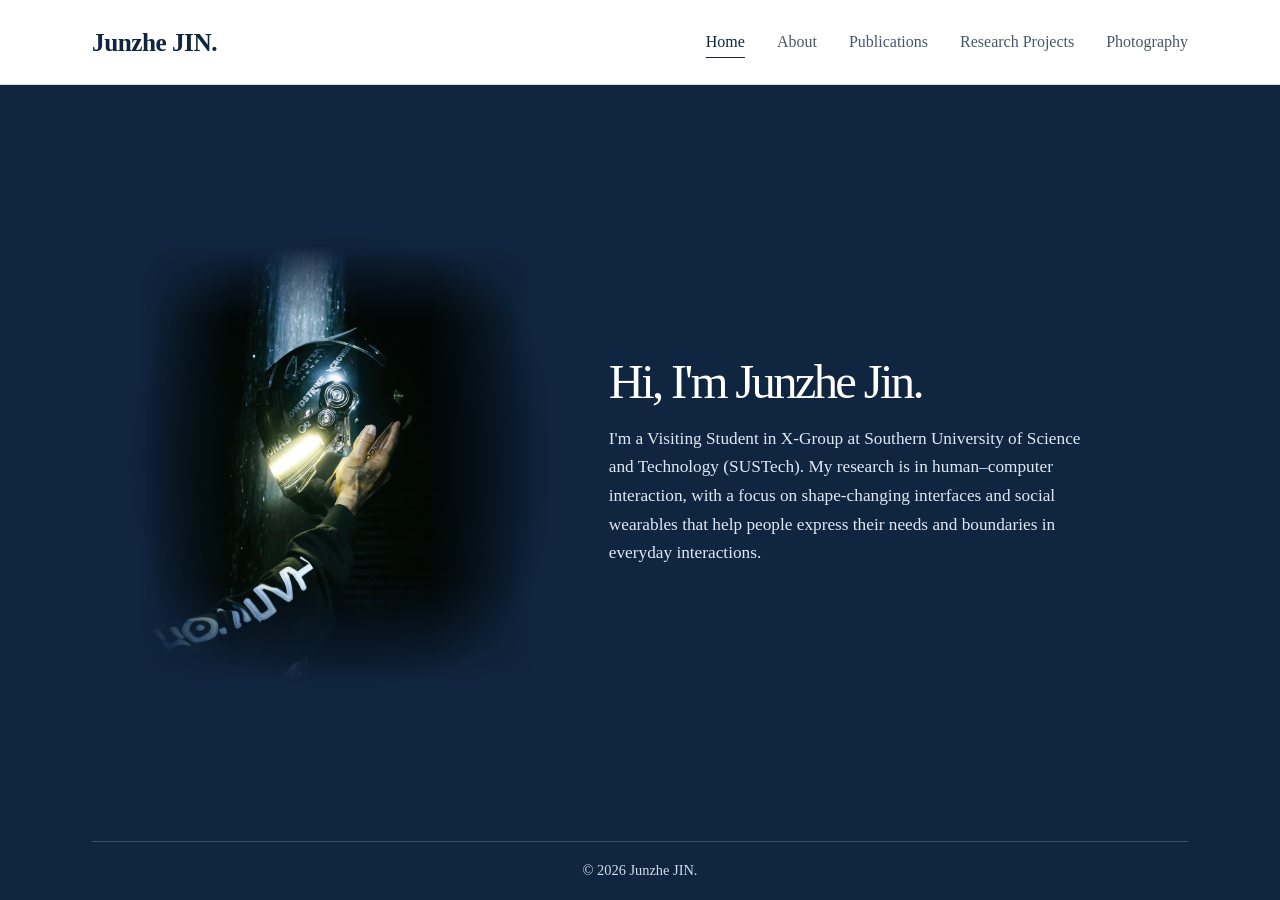
<file: index.html>
<!DOCTYPE html>
<html lang="en">
<head>
    <meta charset="UTF-8">
    <meta name="viewport" content="width=device-width, initial-scale=1.0">
    <title>Junzhe JIN</title>
    <link rel="stylesheet" href="style.css">
    <script>
        // Keep links to sections on the former homepage working.
        const aboutSections = ["#about", "#education", "#experience", "#publications"];
        if (aboutSections.includes(window.location.hash)) {
            window.location.replace("about.html" + window.location.hash);
        }
    </script>
</head>
<body class="home-page">
    <a class="skip-link" href="#main-content">Skip to content</a>

    <nav class="navbar" aria-label="Main navigation">
        <div class="nav-container">
            <a href="index.html" class="logo">Junzhe JIN.</a>
            <ul class="nav-links">
                <li><a href="index.html" aria-current="page">Home</a></li>
                <li><a href="about.html">About</a></li>
                <li><a href="about.html#publications">Publications</a></li>
                <li><a href="projects.html">Research Projects</a></li>
                <li><a href="photography.html">Photography</a></li>
            </ul>
        </div>
    </nav>

    <main id="main-content" class="home-hero">
        <div class="home-hero-inner">
            <div class="home-portrait">
                <img src="profile.jpg" alt="Junzhe JIN">
            </div>
            <section class="home-intro" aria-labelledby="home-title">
                <h1 id="home-title">Hi, I'm Junzhe Jin.</h1>
                <p>I'm a Visiting Student in X-Group at Southern University of Science and Technology (SUSTech). My research is in human–computer interaction, with a focus on shape-changing interfaces and social wearables that help people express their needs and boundaries in everyday interactions.</p>
            </section>
        </div>
    </main>

    <footer>
        <p>&copy; 2026 Junzhe JIN.</p>
    </footer>

</body>
</html>
</file>
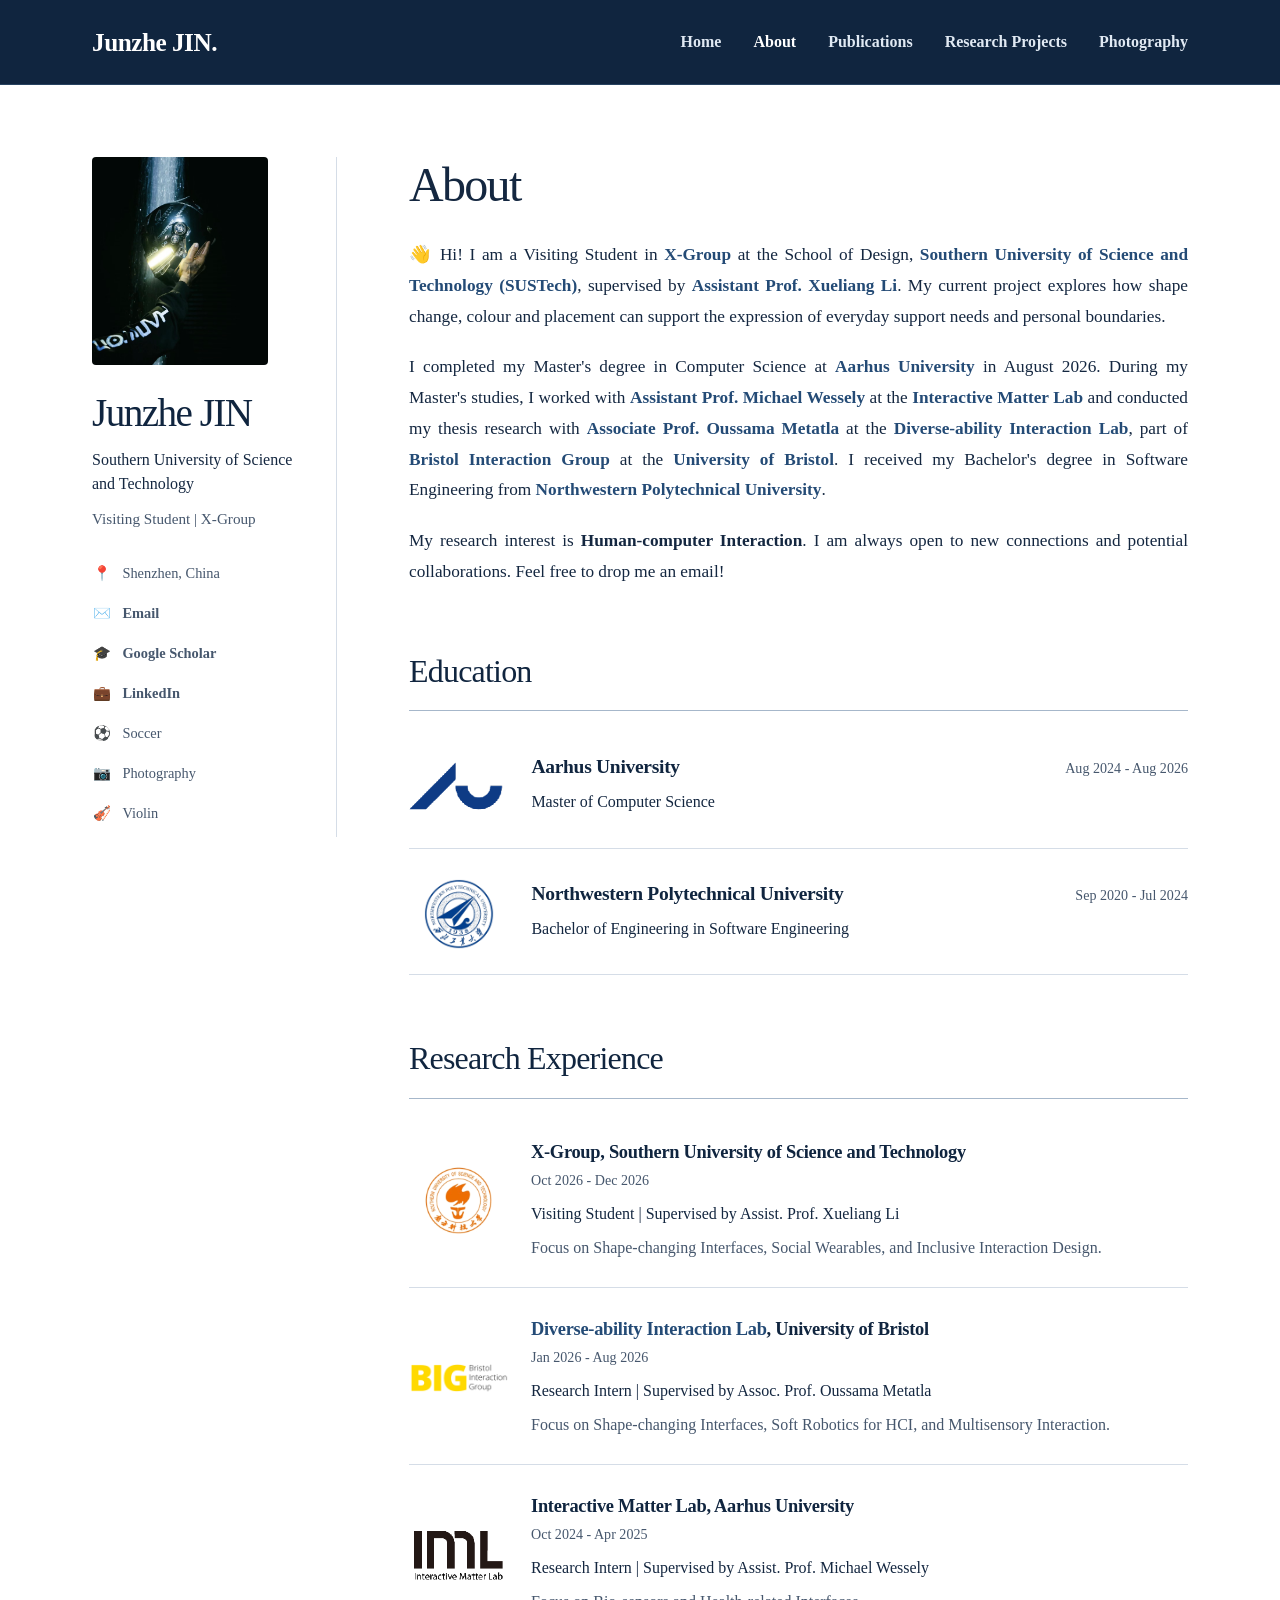
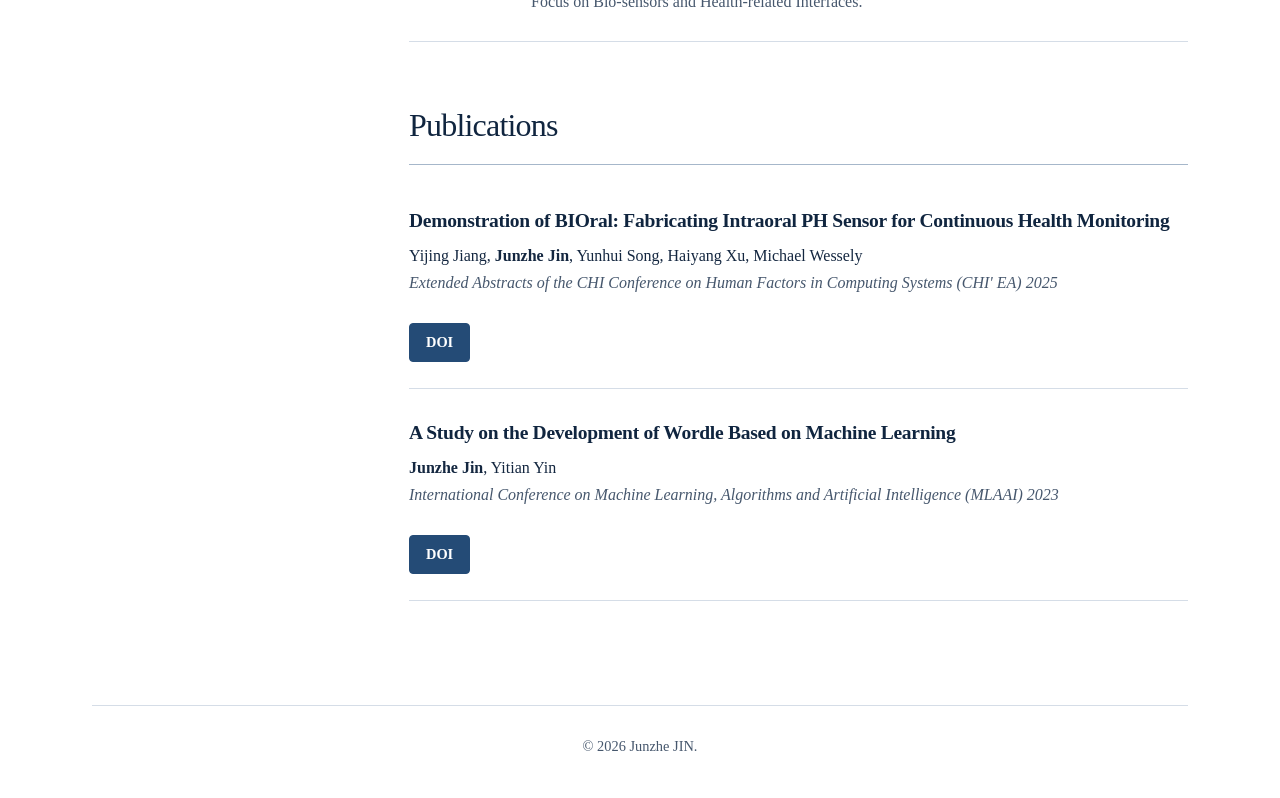
<file: about.html>
<!DOCTYPE html>
<html lang="en">
<head>
    <meta charset="UTF-8">
    <meta name="viewport" content="width=device-width, initial-scale=1.0">
    <title>About | Junzhe JIN</title>
    <link rel="stylesheet" href="style.css">
</head>
<body class="about-page">
    <a class="skip-link" href="#main-content">Skip to content</a>

    <nav class="navbar" aria-label="Main navigation">
        <div class="nav-container">
            <a href="index.html" class="logo">Junzhe JIN.</a>
            <ul class="nav-links">
                <li><a href="index.html">Home</a></li>
                <li><a href="about.html" aria-current="page">About</a></li>
                <li><a href="about.html#publications">Publications</a></li>
                <li><a href="projects.html">Research Projects</a></li>
                <li><a href="photography.html">Photography</a></li>
            </ul>
        </div>
    </nav>

    <div class="main-wrapper">

        <aside class="sidebar">
            <img src="profile.jpg" alt="Junzhe JIN" class="sidebar-photo">
            <p class="sidebar-name">Junzhe JIN</p>
            <p class="sidebar-affil">Southern University of Science and Technology</p>
            <p class="sidebar-title">Visiting Student | X-Group</p>

            <ul class="sidebar-info">
                <li><span class="sidebar-icon" aria-hidden="true">📍</span><span>Shenzhen, China</span></li>
                <li><span class="sidebar-icon" aria-hidden="true">✉️</span><a href="mailto:jbk20020504@gmail.com">Email</a></li>
                <li><span class="sidebar-icon" aria-hidden="true">🎓</span><a href="https://scholar.google.com.hk/citations?user=QoTMexYAAAAJ&hl=zh-CN" target="_blank" rel="noopener noreferrer">Google Scholar</a></li>
                <li><span class="sidebar-icon" aria-hidden="true">💼</span><a href="http://linkedin.com/in/junzhe-jin-3252b0295" target="_blank" rel="noopener noreferrer">LinkedIn</a></li>
                <li><span class="sidebar-icon" aria-hidden="true">⚽</span><span>Soccer</span></li>
                <li><span class="sidebar-icon" aria-hidden="true">📷</span><span>Photography</span></li>
                <li><span class="sidebar-icon" aria-hidden="true">🎻</span><span>Violin</span></li>
            </ul>
        </aside>

        <main id="main-content" class="content-area">

            <h1 class="intro-title">About</h1>
            <section id="about" class="about-text">
                <p>
                    👋 Hi! I am a Visiting Student in <a href="https://www.hci-xgroup.com/" target="_blank" rel="noopener noreferrer" class="text-link">X-Group</a> at the School of Design, <a href="https://www.sustech.edu.cn/en/" target="_blank" rel="noopener noreferrer" class="text-link">Southern University of Science and Technology (SUSTech)</a>, supervised by <a href="https://www.hci-xgroup.com/about-us" target="_blank" rel="noopener noreferrer" class="text-link">Assistant Prof. Xueliang Li</a>. My current project explores how shape change, colour and placement can support the expression of everyday support needs and personal boundaries.
                </p>
                <p>
                    I completed my Master's degree in Computer Science at <a href="https://cs.au.dk/" target="_blank" rel="noopener noreferrer" class="text-link">Aarhus University</a> in August 2026. During my Master's studies, I worked with <a href="https://interactivematterlab.org/profile.html" target="_blank" rel="noopener noreferrer" class="text-link">Assistant Prof. Michael Wessely</a> at the <a href="https://interactivematterlab.org/index.html" target="_blank" rel="noopener noreferrer" class="text-link">Interactive Matter Lab</a> and conducted my thesis research with <a href="https://www.ousmet.com/" target="_blank" rel="noopener noreferrer" class="text-link">Associate Prof. Oussama Metatla</a> at the <a href="https://dive.ousmet.com/" target="_blank" rel="noopener noreferrer" class="text-link">Diverse-ability Interaction Lab</a>, part of <a href="https://biglab.co.uk/" target="_blank" rel="noopener noreferrer" class="text-link">Bristol Interaction Group</a> at the <a href="https://www.bristol.ac.uk/" target="_blank" rel="noopener noreferrer" class="text-link">University of Bristol</a>. I received my Bachelor's degree in Software Engineering from <a href="https://en.nwpu.edu.cn/" target="_blank" rel="noopener noreferrer" class="text-link">Northwestern Polytechnical University</a>.
                </p>
                <p>
                    My research interest is <strong>Human-computer Interaction</strong>. I am always open to new connections and potential collaborations. Feel free to drop me an email!
                </p>
            </section>

            <section id="education">
                <h2 class="section-title">Education</h2>

                <div class="card">
                    <div class="card-layout">
                        <img src="au.png" alt="Aarhus University" class="entity-logo">
                        <div class="card-main">
                            <div class="card-header">
                                <h3 class="card-title">Aarhus University</h3>
                                <span class="card-date">Aug 2024 - Aug 2026</span>
                            </div>
                            <p class="card-subtitle">Master of Computer Science</p>
                        </div>
                    </div>
                </div>

                <div class="card">
                    <div class="card-layout">
                        <img src="nwpu.png" alt="NWPU" class="entity-logo">
                        <div class="card-main">
                            <div class="card-header">
                                <h3 class="card-title">Northwestern Polytechnical University</h3>
                                <span class="card-date">Sep 2020 - Jul 2024</span>
                            </div>
                            <p class="card-subtitle">Bachelor of Engineering in Software Engineering</p>
                        </div>
                    </div>
                </div>
            </section>

            <section id="experience">
                <h2 class="section-title">Research Experience</h2>

                <div class="card">
                    <div class="card-layout">
                        <img src="sustech.png" alt="Southern University of Science and Technology" class="entity-logo">
                        <div class="card-main">
                            <div class="card-header">
                                <h3 class="card-title">X-Group, Southern University of Science and Technology</h3>
                                <span class="card-date">Oct 2026 - Dec 2026</span>
                            </div>
                            <p class="card-subtitle">Visiting Student | Supervised by Assist. Prof. Xueliang Li</p>
                            <p class="card-text">Focus on Shape-changing Interfaces, Social Wearables, and Inclusive Interaction Design.</p>
                        </div>
                    </div>
                </div>

                <div class="card">
                    <div class="card-layout">
                        <img src="BIG Lab.png" alt="Bristol Lab" class="entity-logo">
                        <div class="card-main">
                            <div class="card-header">
                                <h3 class="card-title"><a href="https://dive.ousmet.com/" target="_blank" rel="noopener noreferrer" class="text-link">Diverse-ability Interaction Lab</a>, University of Bristol</h3>
                                <span class="card-date">Jan 2026 - Aug 2026</span>
                            </div>
                            <p class="card-subtitle">Research Intern | Supervised by Assoc. Prof. Oussama Metatla</p>
                            <p class="card-text">Focus on Shape-changing Interfaces, Soft Robotics for HCI, and Multisensory Interaction.</p>
                        </div>
                    </div>
                </div>

                <div class="card">
                    <div class="card-layout">
                        <img src="IML.png" alt="Aarhus Lab" class="entity-logo">
                        <div class="card-main">
                            <div class="card-header">
                                <h3 class="card-title">Interactive Matter Lab, Aarhus University</h3>
                                <span class="card-date">Oct 2024 - Apr 2025</span>
                            </div>
                            <p class="card-subtitle">Research Intern | Supervised by Assist. Prof. Michael Wessely</p>
                            <p class="card-text">Focus on Bio-sensors and Health-related Interfaces.</p>
                        </div>
                    </div>
                </div>
            </section>

            <section id="publications">
                <h2 class="section-title">Publications</h2>

                <div class="card">
                    <h3 class="card-title" style="margin-bottom: 8px;">Demonstration of BIOral: Fabricating Intraoral PH Sensor for Continuous Health Monitoring</h3>
                    <p class="card-text" style="color: var(--text-main);">Yijing Jiang, <strong>Junzhe Jin</strong>, Yunhui Song, Haiyang Xu, Michael Wessely</p>
                    <p class="card-text" style="margin-bottom: 12px;"><em>Extended Abstracts of the CHI Conference on Human Factors in Computing Systems (CHI' EA) 2025</em></p>
                    <a href="https://dl.acm.org/doi/full/10.1145/3706599.3721178" target="_blank" rel="noopener noreferrer" class="btn btn-primary">DOI</a>
                </div>

                <div class="card">
                    <h3 class="card-title" style="margin-bottom: 8px;">A Study on the Development of Wordle Based on Machine Learning</h3>
                    <p class="card-text" style="color: var(--text-main);"><strong>Junzhe Jin</strong>, Yitian Yin</p>
                    <p class="card-text" style="margin-bottom: 12px;"><em>International Conference on Machine Learning, Algorithms and Artificial Intelligence (MLAAI) 2023</em></p>
                    <a href="https://ieeexplore.ieee.org/abstract/document/10393779" target="_blank" rel="noopener noreferrer" class="btn btn-primary">DOI</a>
                </div>
            </section>

        </main>
    </div>

    <footer>
        <p>&copy; 2026 Junzhe JIN.</p>
    </footer>

</body>
</html>
</file>
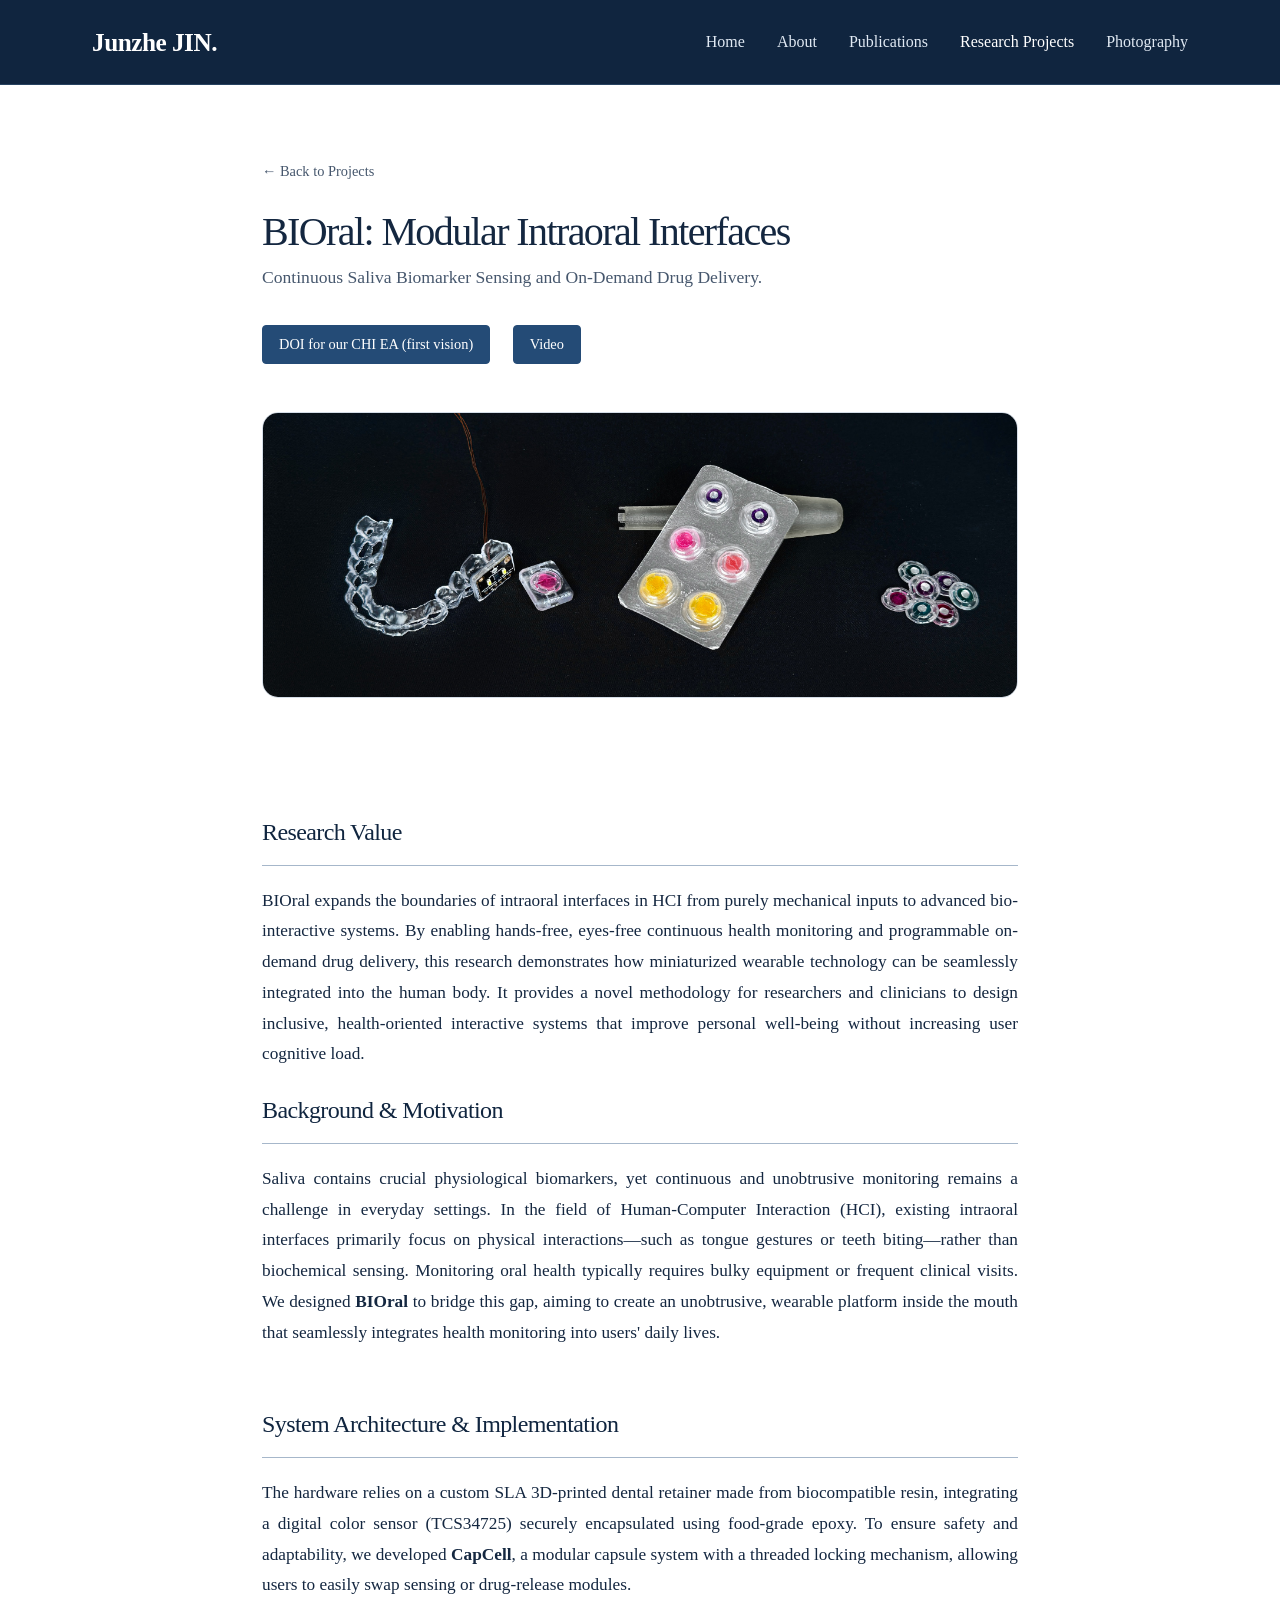
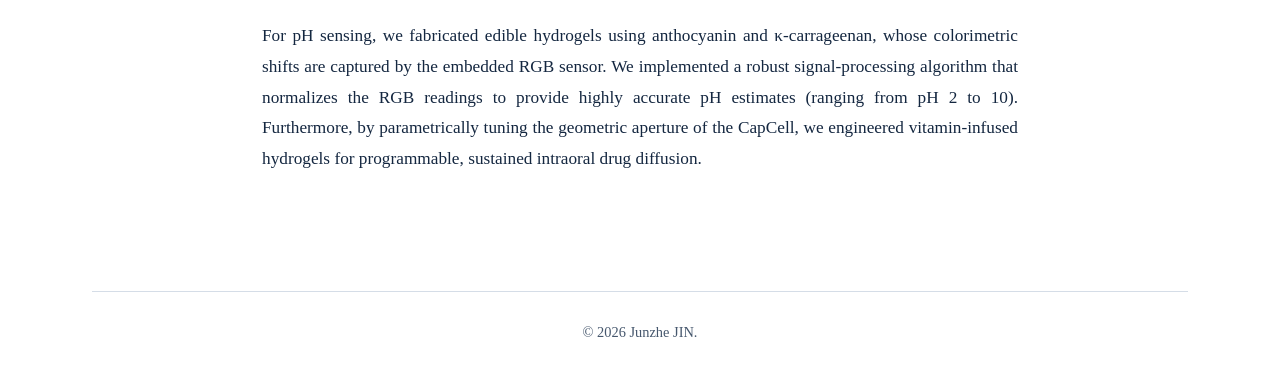
<file: bioral.html>
<!DOCTYPE html>
<html lang="en">
<head>
    <meta charset="UTF-8">
    <meta name="viewport" content="width=device-width, initial-scale=1.0">
    <title>BIOral - Junzhe JIN</title>
    <link rel="stylesheet" href="style.css">
</head>
<body>
    <a class="skip-link" href="#main-content">Skip to content</a>

    <nav class="navbar" aria-label="Main navigation">
        <div class="nav-container">
            <a href="index.html" class="logo">Junzhe JIN.</a>
            <ul class="nav-links">
                <li><a href="index.html">Home</a></li>
                <li><a href="about.html">About</a></li>
                <li><a href="about.html#publications">Publications</a></li>
                <li><a href="projects.html" aria-current="true">Research Projects</a></li>
                <li><a href="photography.html">Photography</a></li>
            </ul>
        </div>
    </nav>

    <main id="main-content" class="container project-detail">
        
        <a href="projects.html" style="color: var(--text-secondary); text-decoration: none; font-weight: 500; font-size: 0.9rem;">← Back to Projects</a>
        <h1 class="hero-title" style="margin-top: 1.5rem; font-size: 2.5rem;">BIOral: Modular Intraoral Interfaces</h1>
        <p style="color: var(--text-secondary); font-size: 1.1rem; margin-top: 0.5rem; margin-bottom: 2rem;">
            Continuous Saliva Biomarker Sensing and On-Demand Drug Delivery.
        </p>
        
        <div style="display: flex; gap: 1rem; margin-bottom: 3rem;">
            <a href="https://dl.acm.org/doi/full/10.1145/3706599.3721178" target="_blank" rel="noopener noreferrer" class="btn btn-primary" style="margin-top: 0;">DOI for our CHI EA (first vision)</a>
            <a href="https://youtu.be/y7eXP4J2Q4s?si=vqWY_oiJEIljSOa9" target="_blank" rel="noopener noreferrer" class="btn btn-primary" style="margin-top: 0;">Video</a>
        </div>

        <img src="bioral project overview.png" alt="BIOral System" style="width: 100%; border-radius: 16px; margin-bottom: 3rem; ">

        <div class="about-text">
            <h2 class="section-title" style="font-size: 1.5rem;">Research Value</h2>
            <p>
                BIOral expands the boundaries of intraoral interfaces in HCI from purely mechanical inputs to advanced bio-interactive systems. By enabling hands-free, eyes-free continuous health monitoring and programmable on-demand drug delivery, this research demonstrates how miniaturized wearable technology can be seamlessly integrated into the human body. It provides a novel methodology for researchers and clinicians to design inclusive, health-oriented interactive systems that improve personal well-being without increasing user cognitive load.
            </p>
            
            <h2 class="section-title" style="margin-top: 0; font-size: 1.5rem;">Background & Motivation</h2>
            <p>
                Saliva contains crucial physiological biomarkers, yet continuous and unobtrusive monitoring remains a challenge in everyday settings. In the field of Human-Computer Interaction (HCI), existing intraoral interfaces primarily focus on physical interactions—such as tongue gestures or teeth biting—rather than biochemical sensing. Monitoring oral health typically requires bulky equipment or frequent clinical visits. We designed <strong>BIOral</strong> to bridge this gap, aiming to create an unobtrusive, wearable platform inside the mouth that seamlessly integrates health monitoring into users' daily lives.
            </p>

            <h2 class="section-title" style="font-size: 1.5rem;">System Architecture & Implementation</h2>
            <p>
                The hardware relies on a custom SLA 3D-printed dental retainer made from biocompatible resin, integrating a digital color sensor (TCS34725) securely encapsulated using food-grade epoxy. To ensure safety and adaptability, we developed <strong>CapCell</strong>, a modular capsule system with a threaded locking mechanism, allowing users to easily swap sensing or drug-release modules. 
            </p>
            <p>
                For pH sensing, we fabricated edible hydrogels using anthocyanin and κ-carrageenan, whose colorimetric shifts are captured by the embedded RGB sensor. We implemented a robust signal-processing algorithm that normalizes the RGB readings to provide highly accurate pH estimates (ranging from pH 2 to 10). Furthermore, by parametrically tuning the geometric aperture of the CapCell, we engineered vitamin-infused hydrogels for programmable, sustained intraoral drug diffusion.
            </p>

        </div>
    </main>

    <footer>
        <p>&copy; 2026 Junzhe JIN.</p>
    </footer>
</body>
</html>
</file>
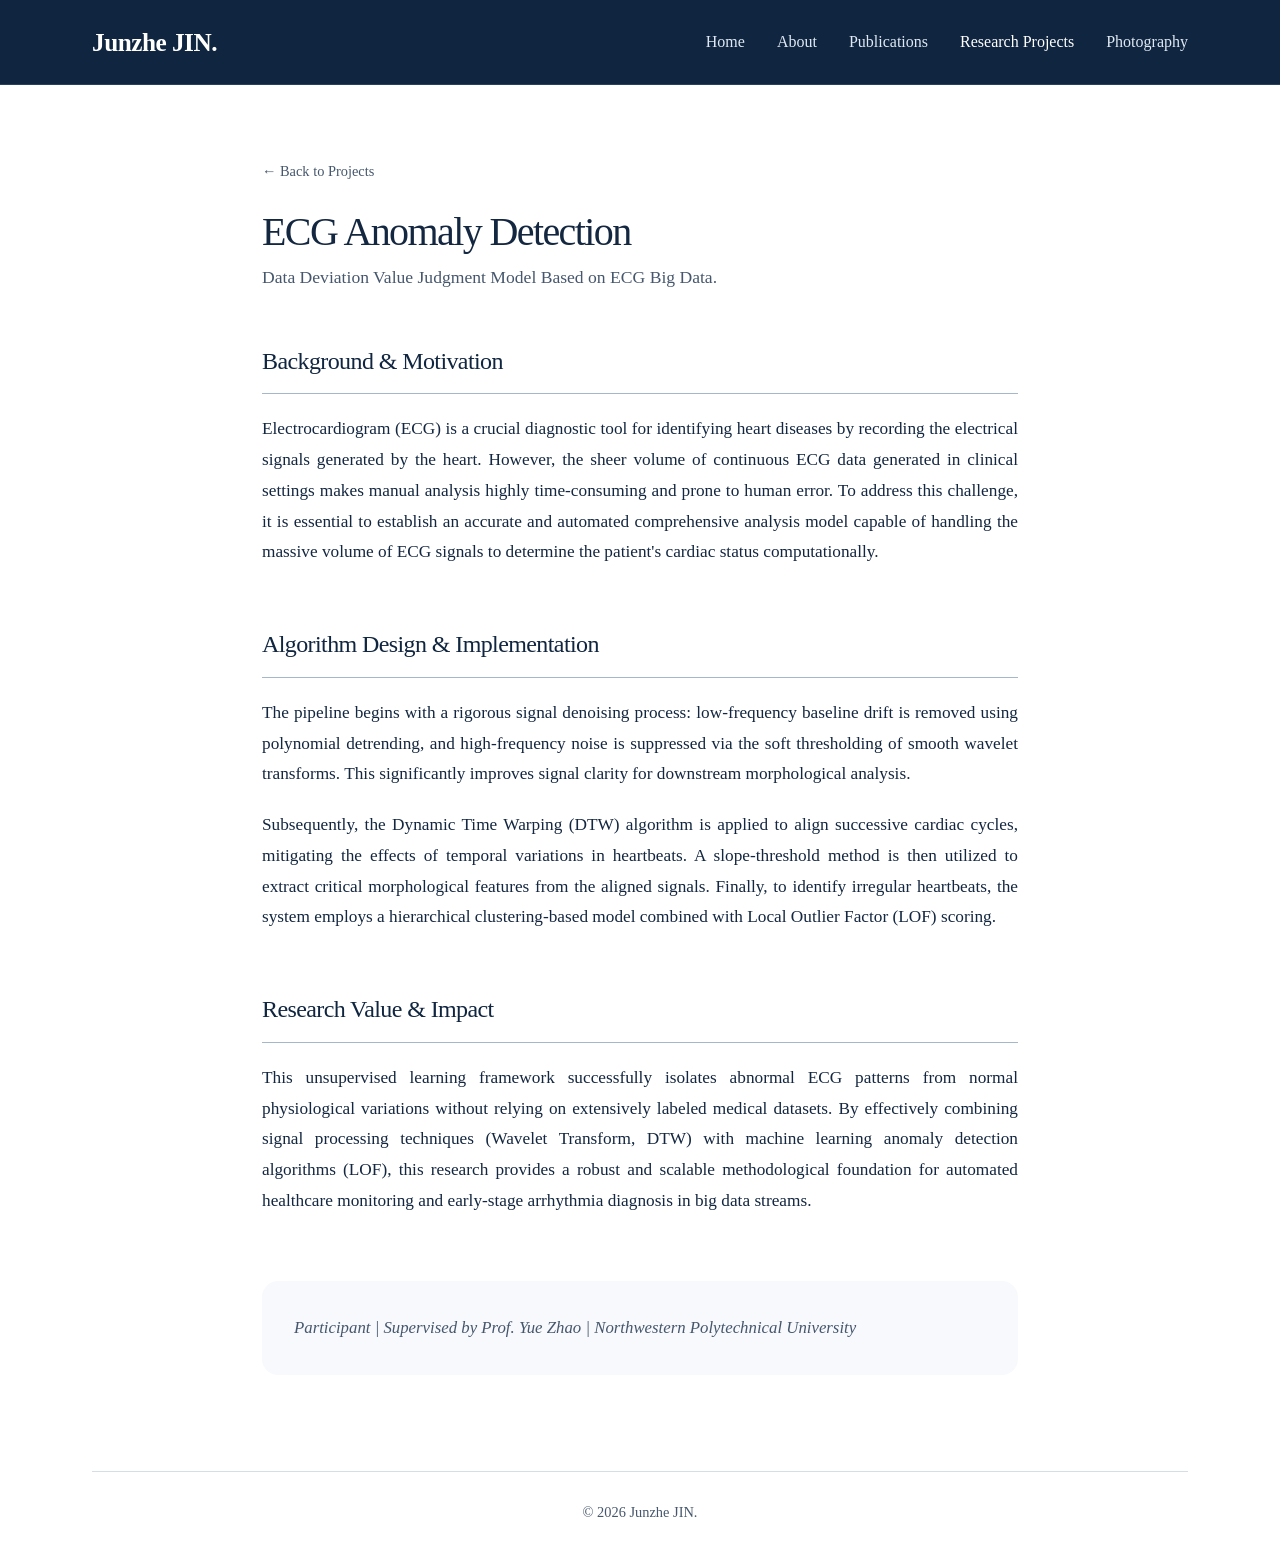
<file: ecg.html>
<!DOCTYPE html>
<html lang="en">
<head>
    <meta charset="UTF-8">
    <meta name="viewport" content="width=device-width, initial-scale=1.0">
    <title>ECG Anomaly Detection - Junzhe JIN</title>
    <link rel="stylesheet" href="style.css">
</head>
<body>
    <a class="skip-link" href="#main-content">Skip to content</a>

    <nav class="navbar" aria-label="Main navigation">
        <div class="nav-container">
            <a href="index.html" class="logo">Junzhe JIN.</a>
            <ul class="nav-links">
                <li><a href="index.html">Home</a></li>
                <li><a href="about.html">About</a></li>
                <li><a href="about.html#publications">Publications</a></li>
                <li><a href="projects.html" aria-current="true">Research Projects</a></li>
                <li><a href="photography.html">Photography</a></li>
            </ul>
        </div>
    </nav>

    <main id="main-content" class="container project-detail">
        
        <a href="projects.html" style="color: var(--text-secondary); text-decoration: none; font-weight: 500; font-size: 0.9rem;">← Back to Projects</a>
        <h1 class="hero-title" style="margin-top: 1.5rem; font-size: 2.5rem;">ECG Anomaly Detection</h1>
        <p style="color: var(--text-secondary); font-size: 1.1rem; margin-top: 0.5rem; margin-bottom: 3rem;">
            Data Deviation Value Judgment Model Based on ECG Big Data.
        </p>

        <div class="about-text">
            <h2 class="section-title" style="margin-top: 0; font-size: 1.5rem;">Background & Motivation</h2>
            <p>
                Electrocardiogram (ECG) is a crucial diagnostic tool for identifying heart diseases by recording the electrical signals generated by the heart. However, the sheer volume of continuous ECG data generated in clinical settings makes manual analysis highly time-consuming and prone to human error. To address this challenge, it is essential to establish an accurate and automated comprehensive analysis model capable of handling the massive volume of ECG signals to determine the patient's cardiac status computationally.
            </p>

            <h2 class="section-title" style="font-size: 1.5rem;">Algorithm Design & Implementation</h2>
            <p>
                The pipeline begins with a rigorous signal denoising process: low-frequency baseline drift is removed using polynomial detrending, and high-frequency noise is suppressed via the soft thresholding of smooth wavelet transforms. This significantly improves signal clarity for downstream morphological analysis. 
            </p>
            <p>
                Subsequently, the Dynamic Time Warping (DTW) algorithm is applied to align successive cardiac cycles, mitigating the effects of temporal variations in heartbeats. A slope-threshold method is then utilized to extract critical morphological features from the aligned signals. Finally, to identify irregular heartbeats, the system employs a hierarchical clustering-based model combined with Local Outlier Factor (LOF) scoring.
            </p>

            <h2 class="section-title" style="font-size: 1.5rem;">Research Value & Impact</h2>
            <p>
                This unsupervised learning framework successfully isolates abnormal ECG patterns from normal physiological variations without relying on extensively labeled medical datasets. By effectively combining signal processing techniques (Wavelet Transform, DTW) with machine learning anomaly detection algorithms (LOF), this research provides a robust and scalable methodological foundation for automated healthcare monitoring and early-stage arrhythmia diagnosis in big data streams.
            </p>
            
            <div style="margin-top: 4rem; padding: 2rem; background-color: var(--card-bg); border-radius: 16px; text-align: center;">
                <p style="color: var(--text-secondary); font-size: 1.05rem; font-style: italic; margin: 0;">
                    Participant | Supervised by Prof. Yue Zhao | Northwestern Polytechnical University
                </p>
            </div>
        </div>
    </main>

    <footer>
        <p>&copy; 2026 Junzhe JIN.</p>
    </footer>
</body>
</html>
</file>
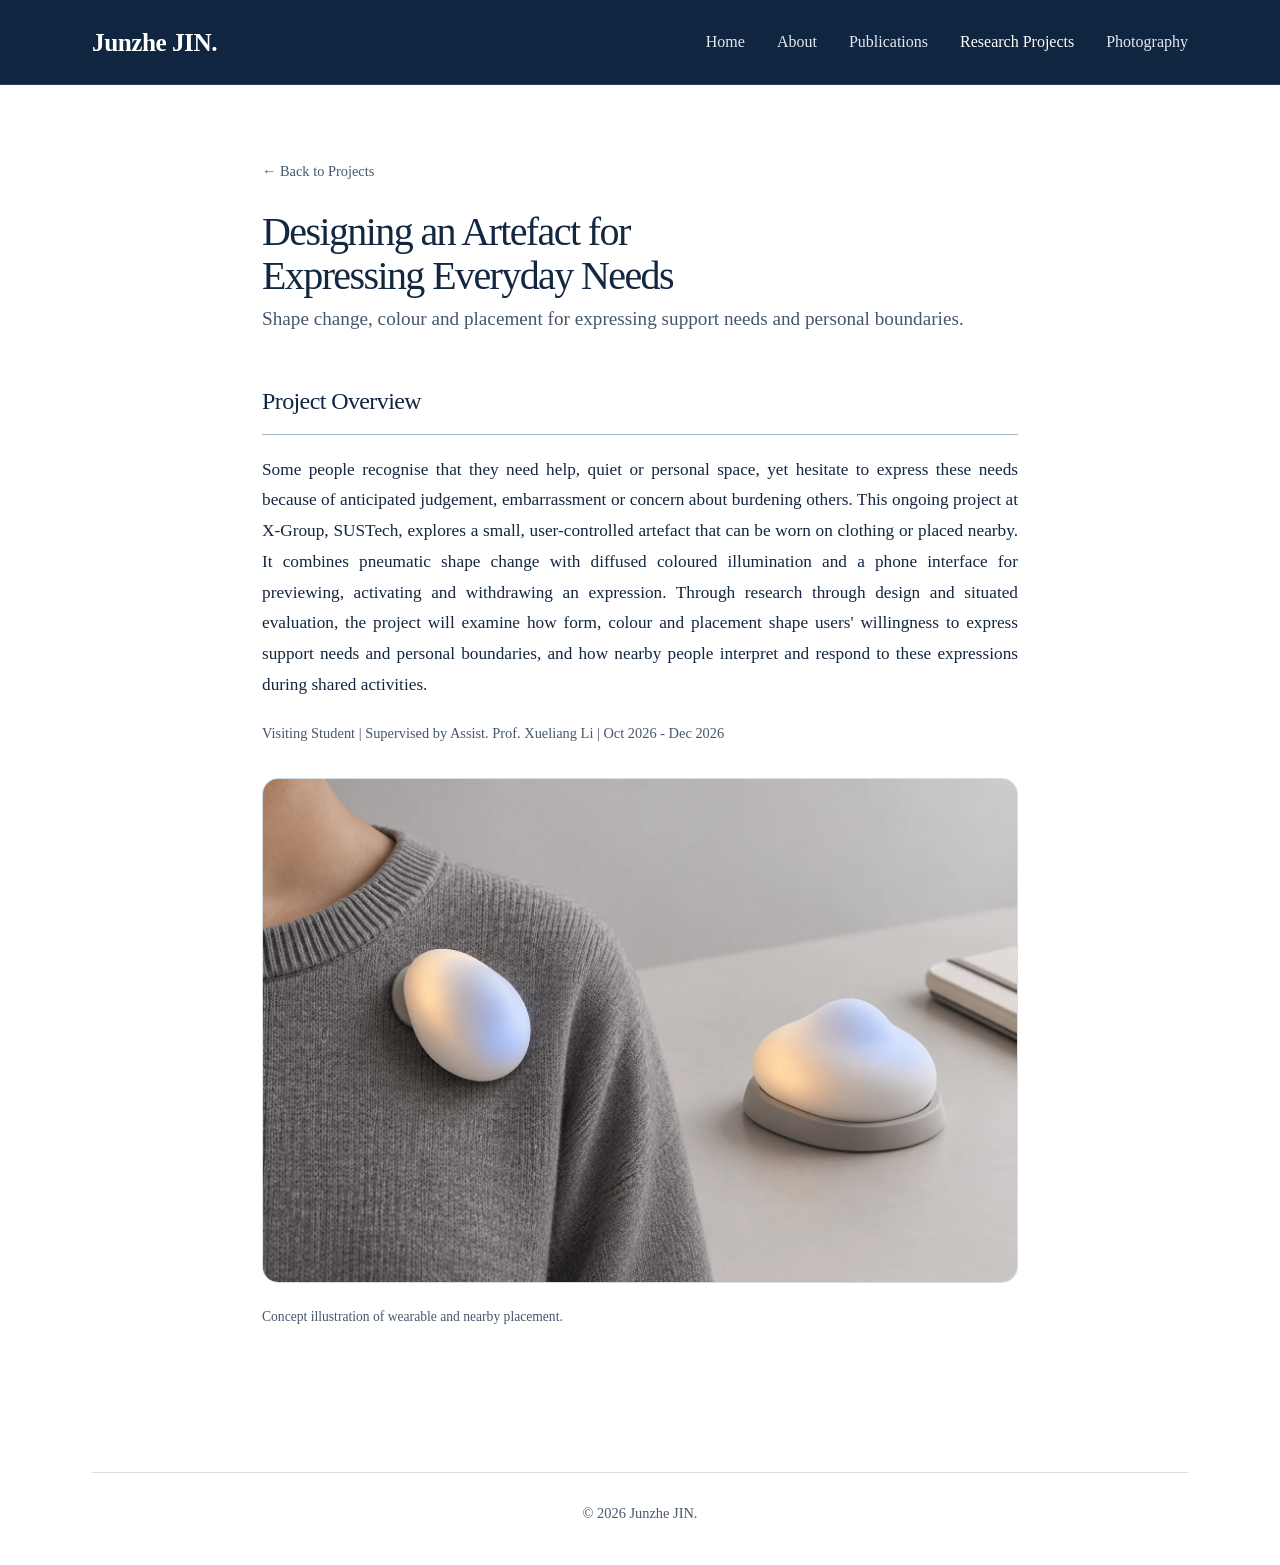
<file: everyday_needs.html>
<!DOCTYPE html>
<html lang="en">
<head>
    <meta charset="UTF-8">
    <meta name="viewport" content="width=device-width, initial-scale=1.0">
    <title>Expressing Everyday Needs - Junzhe JIN</title>
    <link rel="stylesheet" href="style.css">
</head>
<body>
    <a class="skip-link" href="#main-content">Skip to content</a>

    <nav class="navbar" aria-label="Main navigation">
        <div class="nav-container">
            <a href="index.html" class="logo">Junzhe JIN.</a>
            <ul class="nav-links">
                <li><a href="index.html">Home</a></li>
                <li><a href="about.html">About</a></li>
                <li><a href="about.html#publications">Publications</a></li>
                <li><a href="projects.html" aria-current="true">Research Projects</a></li>
                <li><a href="photography.html">Photography</a></li>
            </ul>
        </div>
    </nav>

    <main id="main-content" class="container project-detail">

        <a href="projects.html" style="color: var(--text-secondary); text-decoration: none; font-weight: 500; font-size: 0.9rem;">← Back to Projects</a>
        <h1 class="hero-title" style="margin-top: 1.5rem; font-size: 2.5rem; line-height: 1.1;">Designing an Artefact for Expressing Everyday Needs</h1>
        <p style="color: var(--text-secondary); font-size: 1.2rem; margin-top: 0.5rem; margin-bottom: 3rem; line-height: 1.4;">
            Shape change, colour and placement for expressing support needs and personal boundaries.
        </p>

        <div class="about-text">
            <h2 class="section-title" style="margin-top: 0; font-size: 1.5rem;">Project Overview</h2>
            <p>
                Some people recognise that they need help, quiet or personal space, yet hesitate to express these needs because of anticipated judgement, embarrassment or concern about burdening others. This ongoing project at X-Group, SUSTech, explores a small, user-controlled artefact that can be worn on clothing or placed nearby. It combines pneumatic shape change with diffused coloured illumination and a phone interface for previewing, activating and withdrawing an expression. Through research through design and situated evaluation, the project will examine how form, colour and placement shape users' willingness to express support needs and personal boundaries, and how nearby people interpret and respond to these expressions during shared activities.
            </p>
            <p class="card-date" style="font-size: 0.9rem; color: var(--text-secondary); margin-bottom: 2rem;">
                Visiting Student | Supervised by Assist. Prof. Xueliang Li | Oct 2026 - Dec 2026
            </p>
        </div>

        <img src="everyday_needs.webp" alt="Concept illustration of a soft expressive artefact worn on clothing and placed on a desk" style="width: 100%; border-radius: 16px; margin-bottom: 0.75rem; ">
        <p style="color: var(--text-secondary); font-size: 0.85rem; margin-bottom: 3rem;">Concept illustration of wearable and nearby placement.</p>

    </main>

    <footer>
        <p>&copy; 2026 Junzhe JIN.</p>
    </footer>
</body>
</html>
</file>
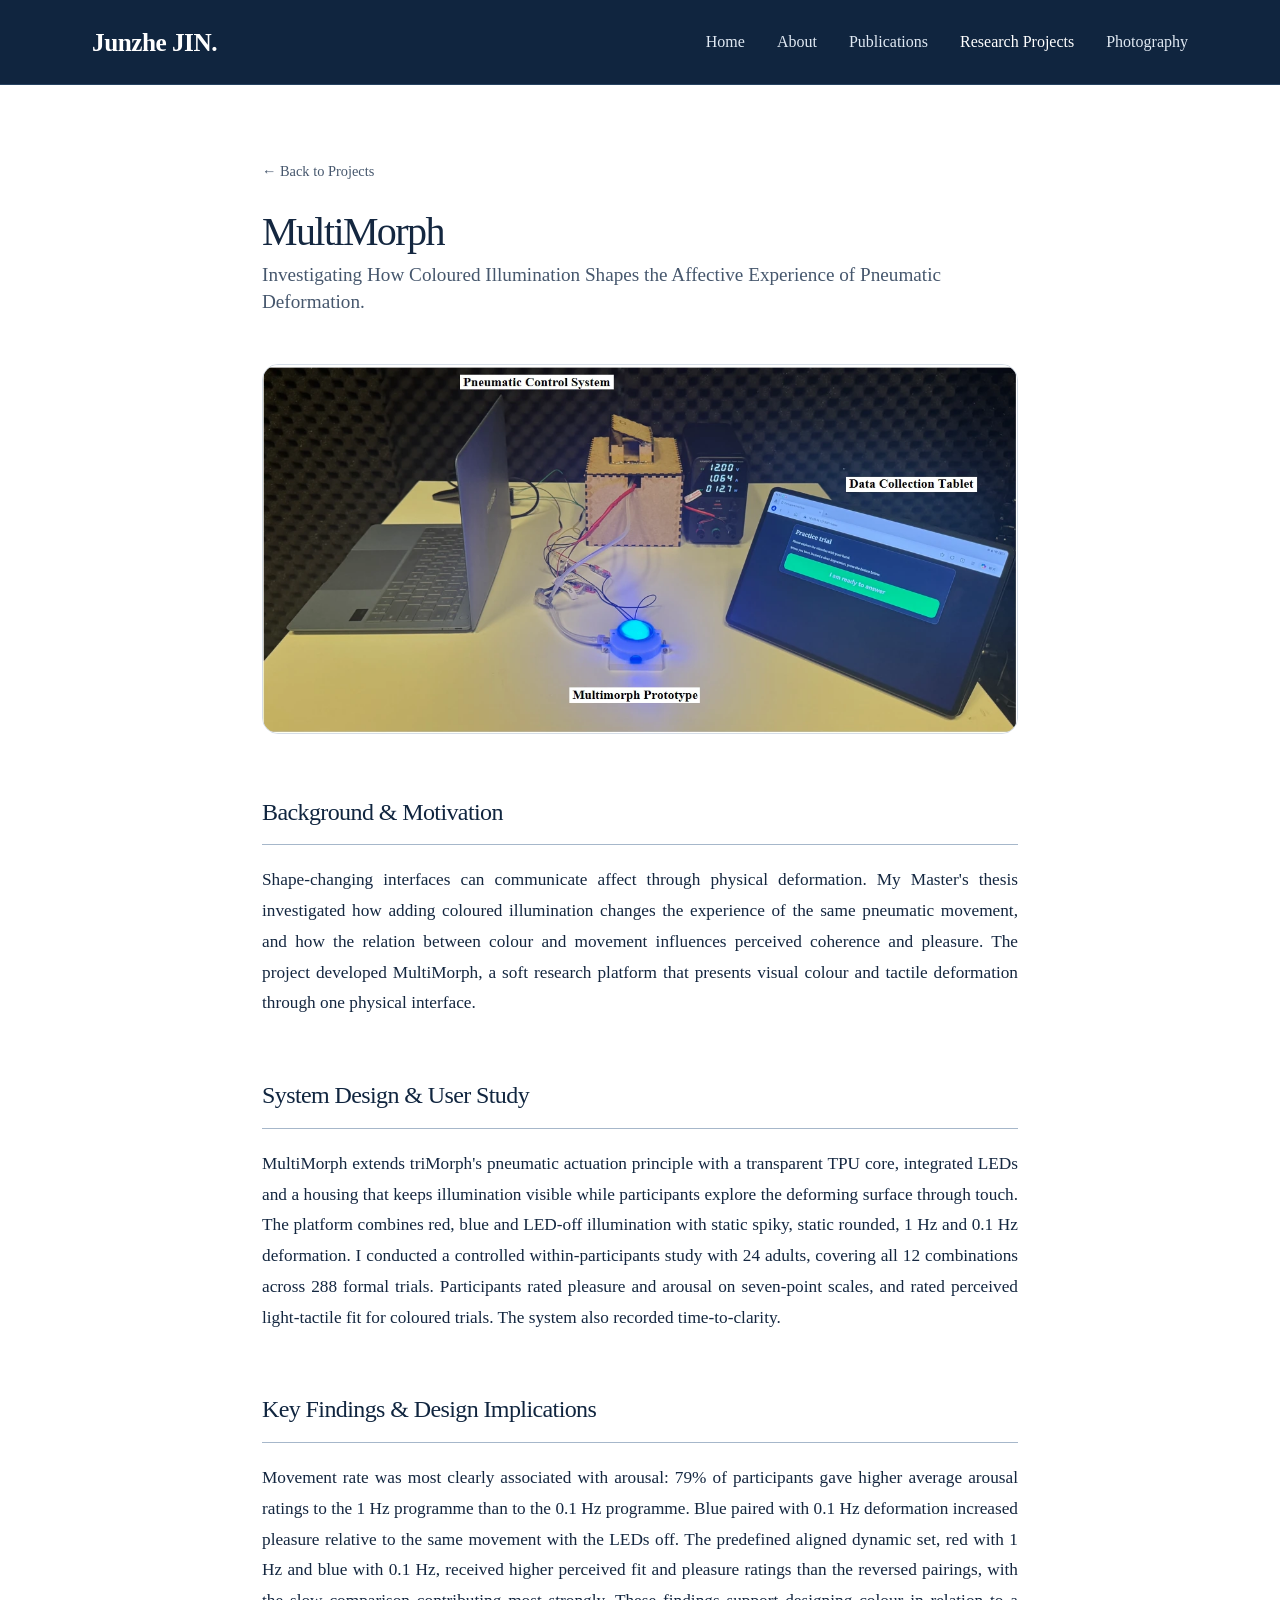
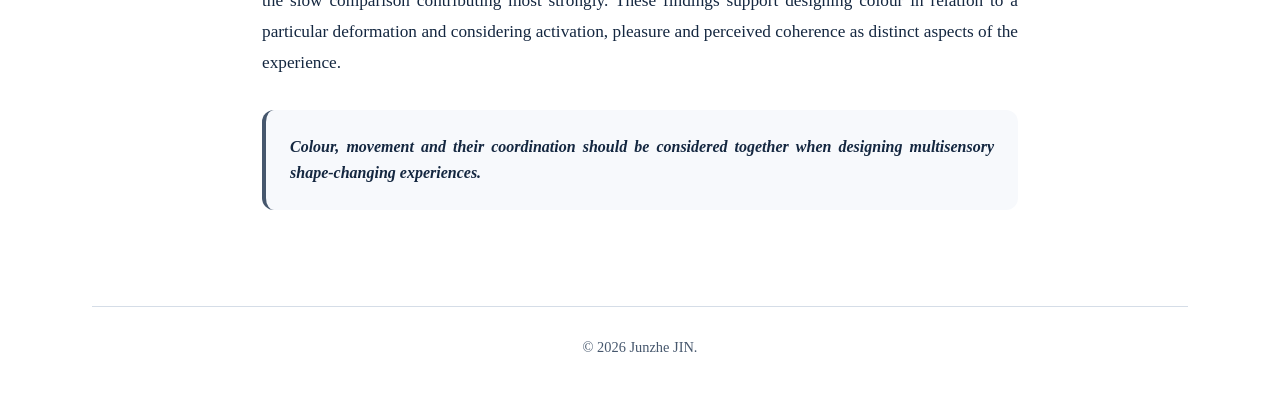
<file: master_thesis.html>
<!DOCTYPE html>
<html lang="en">
<head>
    <meta charset="UTF-8">
    <meta name="viewport" content="width=device-width, initial-scale=1.0">
    <title>MultiMorph - Junzhe JIN</title>
    <link rel="stylesheet" href="style.css">
</head>
<body>
    <a class="skip-link" href="#main-content">Skip to content</a>

    <nav class="navbar" aria-label="Main navigation">
        <div class="nav-container">
            <a href="index.html" class="logo">Junzhe JIN.</a>
            <ul class="nav-links">
                <li><a href="index.html">Home</a></li>
                <li><a href="about.html">About</a></li>
                <li><a href="about.html#publications">Publications</a></li>
                <li><a href="projects.html" aria-current="true">Research Projects</a></li>
                <li><a href="photography.html">Photography</a></li>
            </ul>
        </div>
    </nav>

    <main id="main-content" class="container project-detail">
        
        <a href="projects.html" style="color: var(--text-secondary); text-decoration: none; font-weight: 500; font-size: 0.9rem;">← Back to Projects</a>
        <h1 class="hero-title" style="margin-top: 1.5rem; font-size: 2.5rem; line-height: 1.1;">MultiMorph</h1>
        <p style="color: var(--text-secondary); font-size: 1.2rem; margin-top: 0.5rem; margin-bottom: 3rem; line-height: 1.4;">
            Investigating How Coloured Illumination Shapes the Affective Experience of Pneumatic Deformation.
        </p>

        <img src="multimorph.webp" alt="MultiMorph prototype, pneumatic control system and participant tablet" style="width: 100%; border-radius: 16px; margin-bottom: 3rem; ">

        <div class="about-text">
            
            <h2 class="section-title" style="margin-top: 0; font-size: 1.5rem;">Background & Motivation</h2>
            <p>
                Shape-changing interfaces can communicate affect through physical deformation. My Master's thesis investigated how adding coloured illumination changes the experience of the same pneumatic movement, and how the relation between colour and movement influences perceived coherence and pleasure. The project developed MultiMorph, a soft research platform that presents visual colour and tactile deformation through one physical interface.
            </p>

            <h2 class="section-title" style="font-size: 1.5rem;">System Design &amp; User Study</h2>
            <p>
                MultiMorph extends triMorph's pneumatic actuation principle with a transparent TPU core, integrated LEDs and a housing that keeps illumination visible while participants explore the deforming surface through touch. The platform combines red, blue and LED-off illumination with static spiky, static rounded, 1 Hz and 0.1 Hz deformation. I conducted a controlled within-participants study with 24 adults, covering all 12 combinations across 288 formal trials. Participants rated pleasure and arousal on seven-point scales, and rated perceived light-tactile fit for coloured trials. The system also recorded time-to-clarity.
            </p>

            <h2 class="section-title" style="font-size: 1.5rem;">Key Findings &amp; Design Implications</h2>
            <p>
                Movement rate was most clearly associated with arousal: 79% of participants gave higher average arousal ratings to the 1 Hz programme than to the 0.1 Hz programme. Blue paired with 0.1 Hz deformation increased pleasure relative to the same movement with the LEDs off. The predefined aligned dynamic set, red with 1 Hz and blue with 0.1 Hz, received higher perceived fit and pleasure ratings than the reversed pairings, with the slow comparison contributing most strongly. These findings support designing colour in relation to a particular deformation and considering activation, pleasure and perceived coherence as distinct aspects of the experience.
            </p>
            
            <div style="margin-top: 2rem; padding: 1.5rem; background-color: var(--card-bg); border-radius: 12px; border-left: 4px solid var(--text-secondary);">
                <p style="color: var(--text-main); font-weight: 600; font-style: italic; font-size: 1rem; margin: 0; line-height: 1.6;">
                    Colour, movement and their coordination should be considered together when designing multisensory shape-changing experiences.
                </p>
            </div>


        </div>
    </main>

    <footer>
        <p>&copy; 2026 Junzhe JIN.</p>
    </footer>
</body>
</html>
</file>
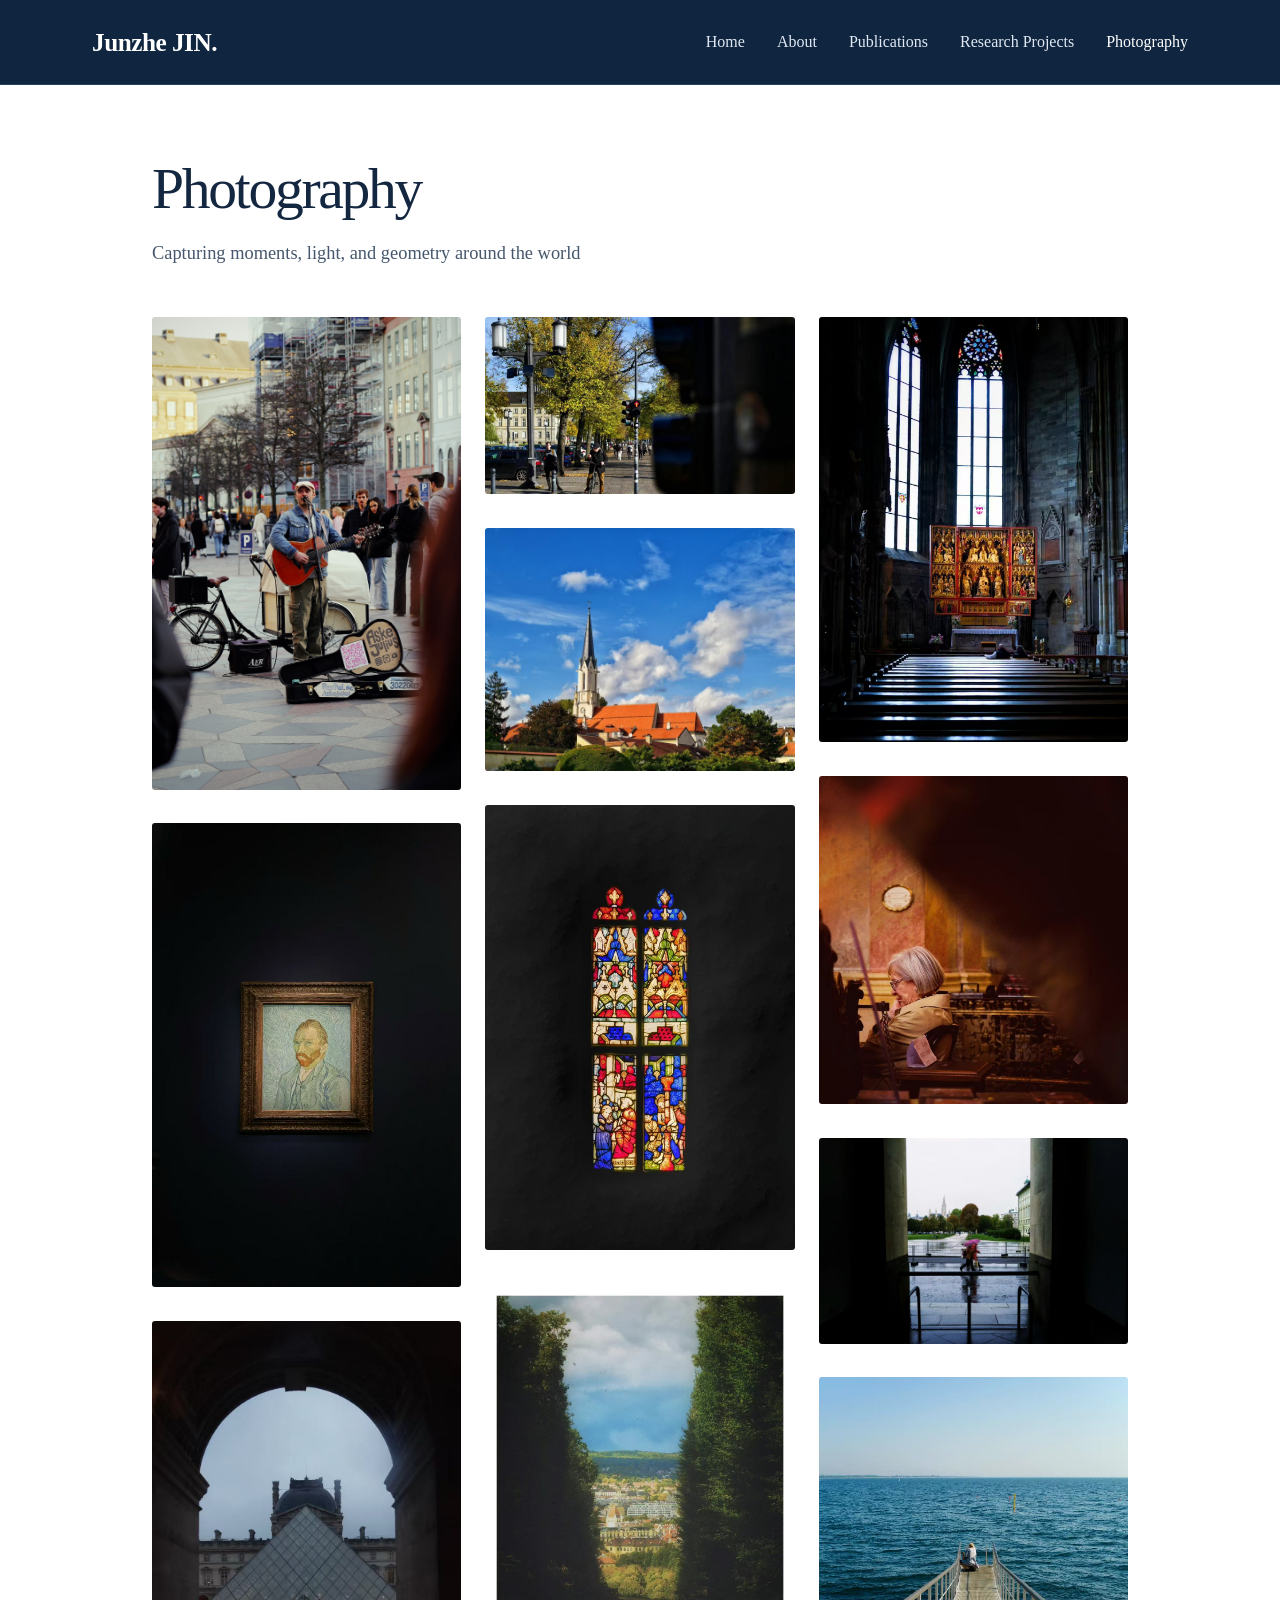
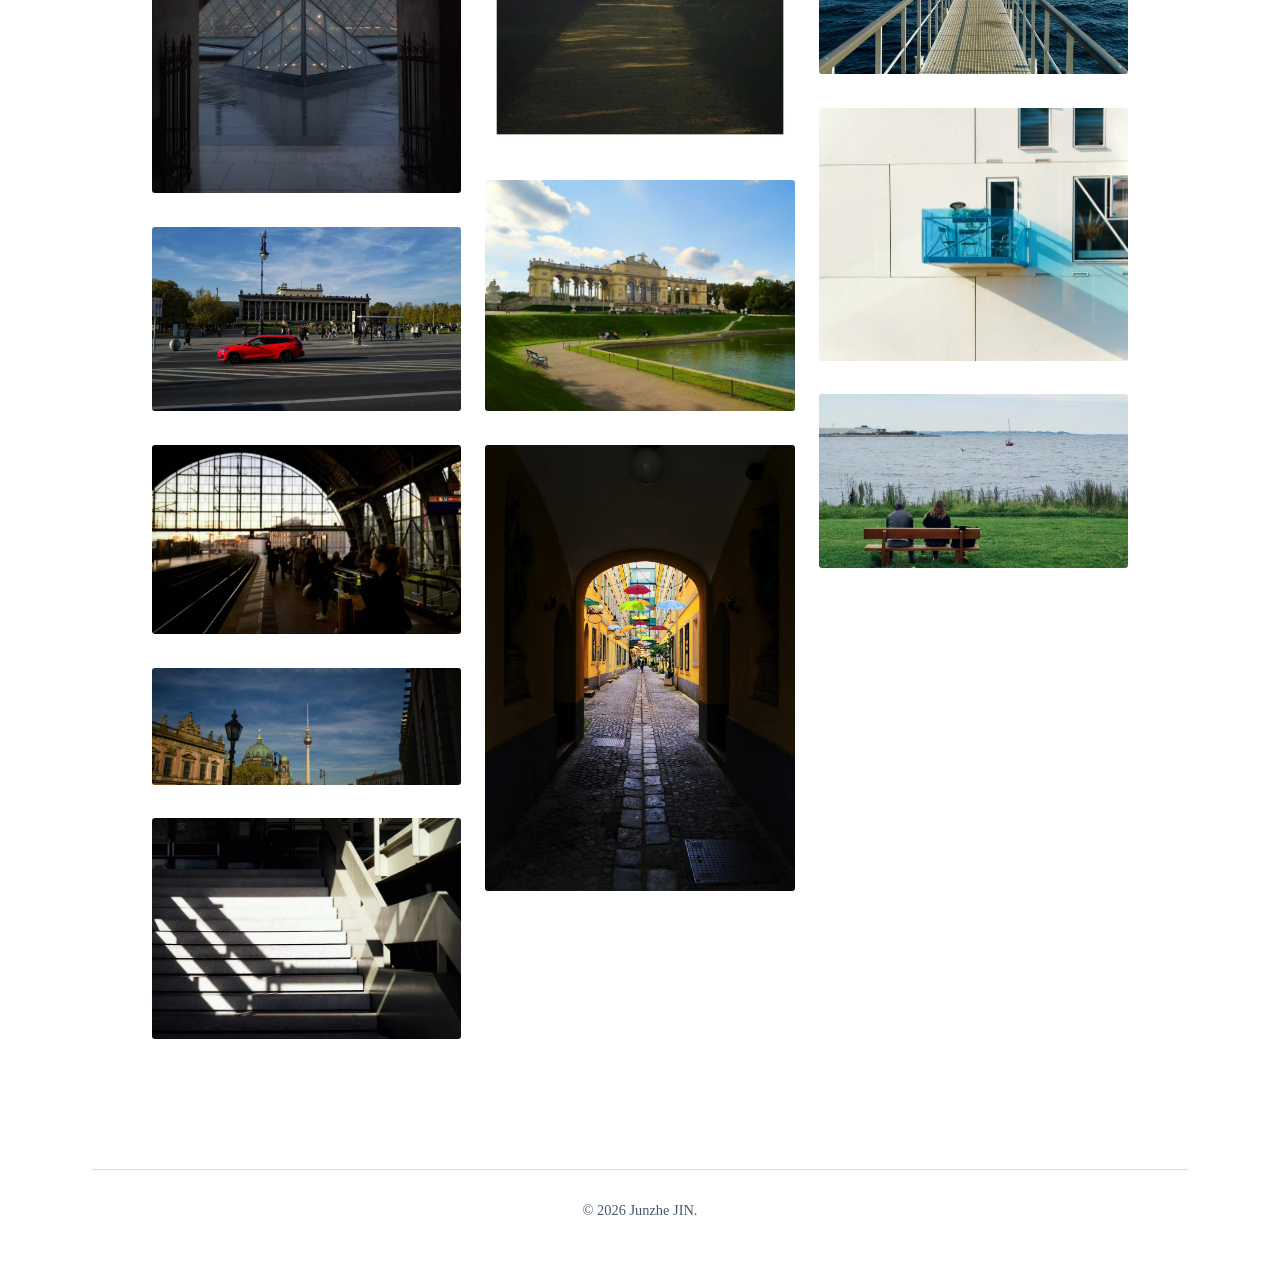
<file: photography.html>
<!DOCTYPE html>
<html lang="en">
<head>
    <meta charset="UTF-8">
    <meta name="viewport" content="width=device-width, initial-scale=1.0">
    <title>Photography - Junzhe JIN</title>
    <link rel="stylesheet" href="style.css">
</head>
<body>
    <a class="skip-link" href="#main-content">Skip to content</a>

    <nav class="navbar" aria-label="Main navigation">
        <div class="nav-container">
            <a href="index.html" class="logo">Junzhe JIN.</a>
            <ul class="nav-links">
                <li><a href="index.html">Home</a></li>
                <li><a href="about.html">About</a></li>
                <li><a href="about.html#publications">Publications</a></li>
                <li><a href="projects.html">Research Projects</a></li>
                <li><a href="photography.html" aria-current="page">Photography</a></li>
            </ul>
        </div>
    </nav>

    <main id="main-content" class="container">
        
        <h1 class="hero-title" style="margin-bottom: 1rem;">Photography</h1>
        <p class="hero-desc" style="margin-bottom: 3rem; max-width: 600px;">
            Capturing moments, light, and geometry around the world
        </p>

        <div class="photo-grid">
            
            <div class="photo-item"><img src="1.jpg" alt="Photography 1"></div>
            <div class="photo-item"><img src="2.jpg" alt="Photography 2"></div>
            <div class="photo-item"><img src="3.jpg" alt="Photography 3"></div>
            <div class="photo-item"><img src="4.jpg" alt="Photography 4"></div>
            <div class="photo-item"><img src="5.jpg" alt="Photography 5"></div>
            <div class="photo-item"><img src="6.jpg" alt="Photography 6"></div>
            <div class="photo-item"><img src="7.jpg" alt="Photography 7"></div>
            <div class="photo-item"><img src="8.jpg" alt="Photography 8"></div>
            <div class="photo-item"><img src="9.jpg" alt="Photography 9"></div>
            <div class="photo-item"><img src="10.jpg" alt="Photography 10"></div>
            <div class="photo-item"><img src="11.jpg" alt="Photography 11"></div>
            <div class="photo-item"><img src="12.jpg" alt="Photography 12"></div>
            <div class="photo-item"><img src="13.jpg" alt="Photography 13"></div>
            <div class="photo-item"><img src="14.jpg" alt="Photography 14"></div>
            <div class="photo-item"><img src="15.jpg" alt="Photography 15"></div>
            <div class="photo-item"><img src="16.jpg" alt="Photography 16"></div>
            <div class="photo-item"><img src="17.jpg" alt="Photography 17"></div>
            <div class="photo-item"><img src="18.jpg" alt="Photography 18"></div>
            <div class="photo-item"><img src="19.jpg" alt="Photography 19"></div>

        </div>

    </main>

    <footer>
        <p>&copy; 2026 Junzhe JIN.</p>
    </footer>

</body>
</html>
</file>
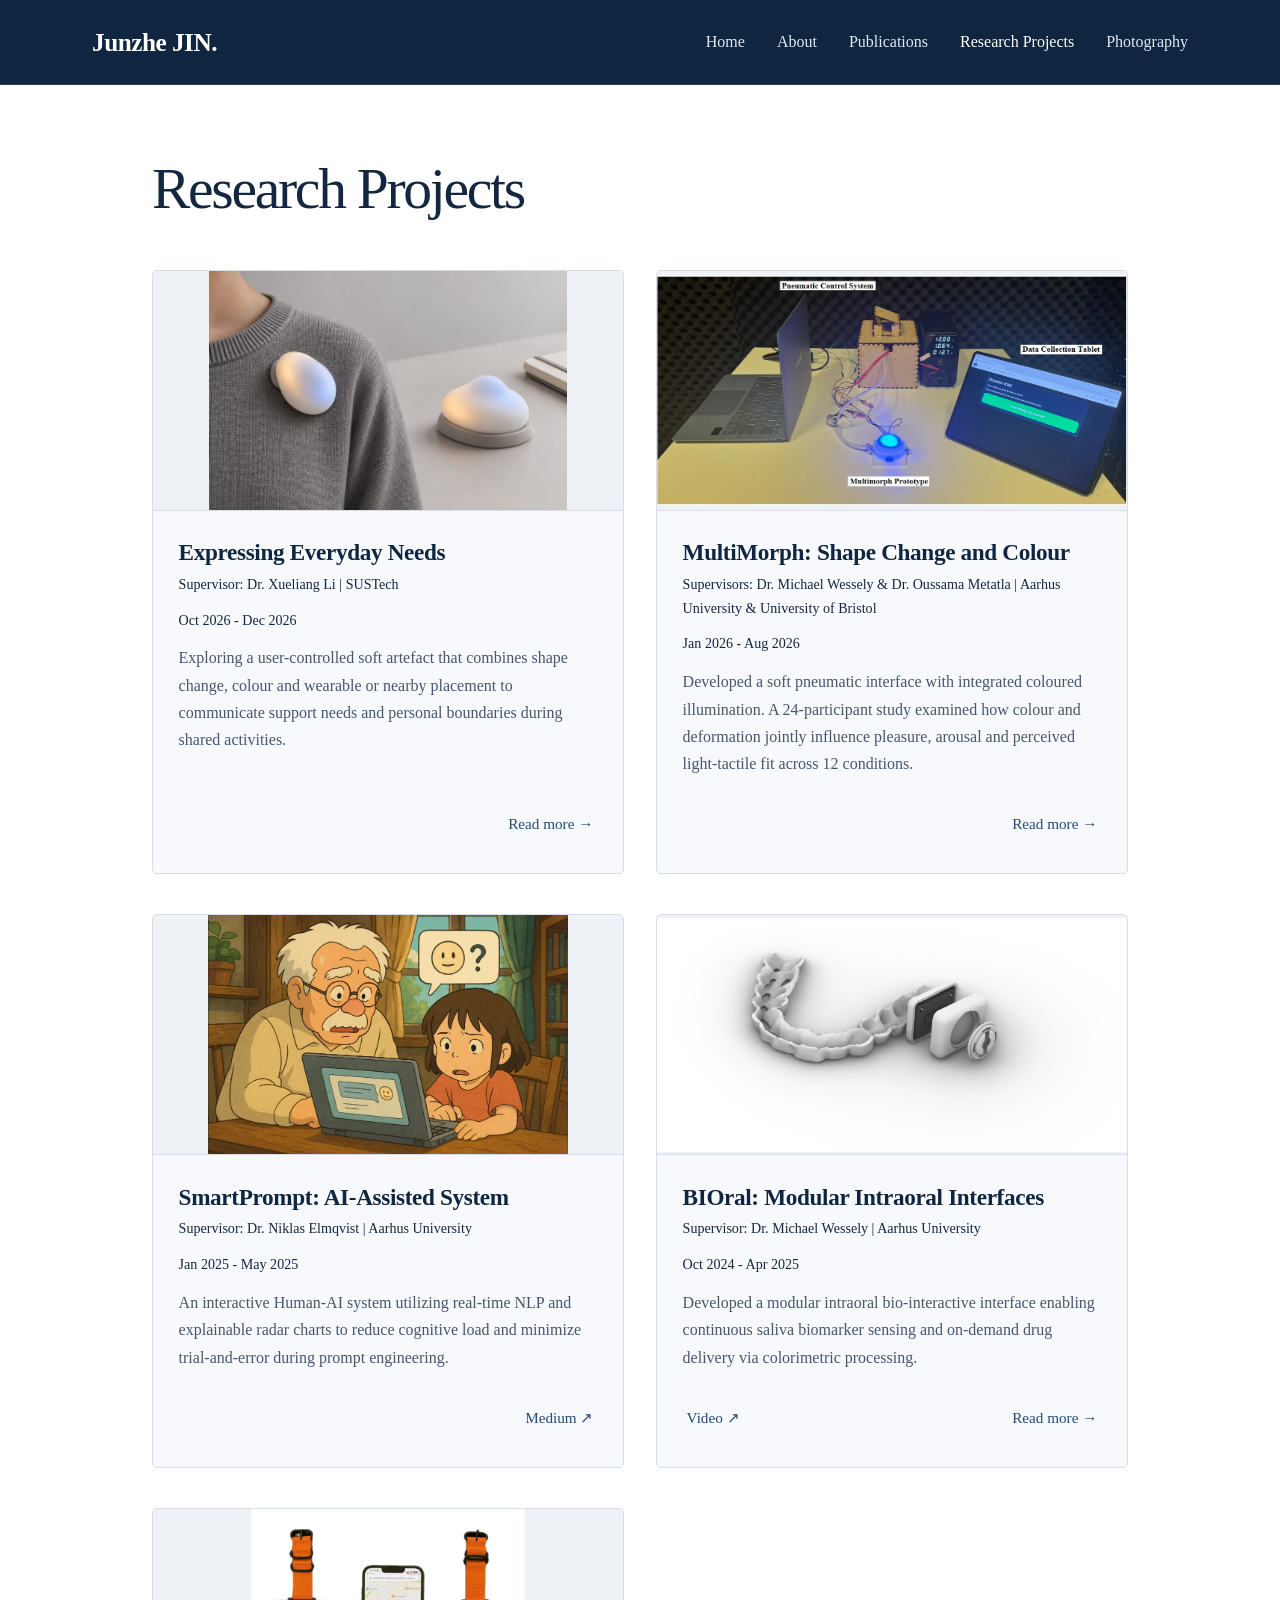
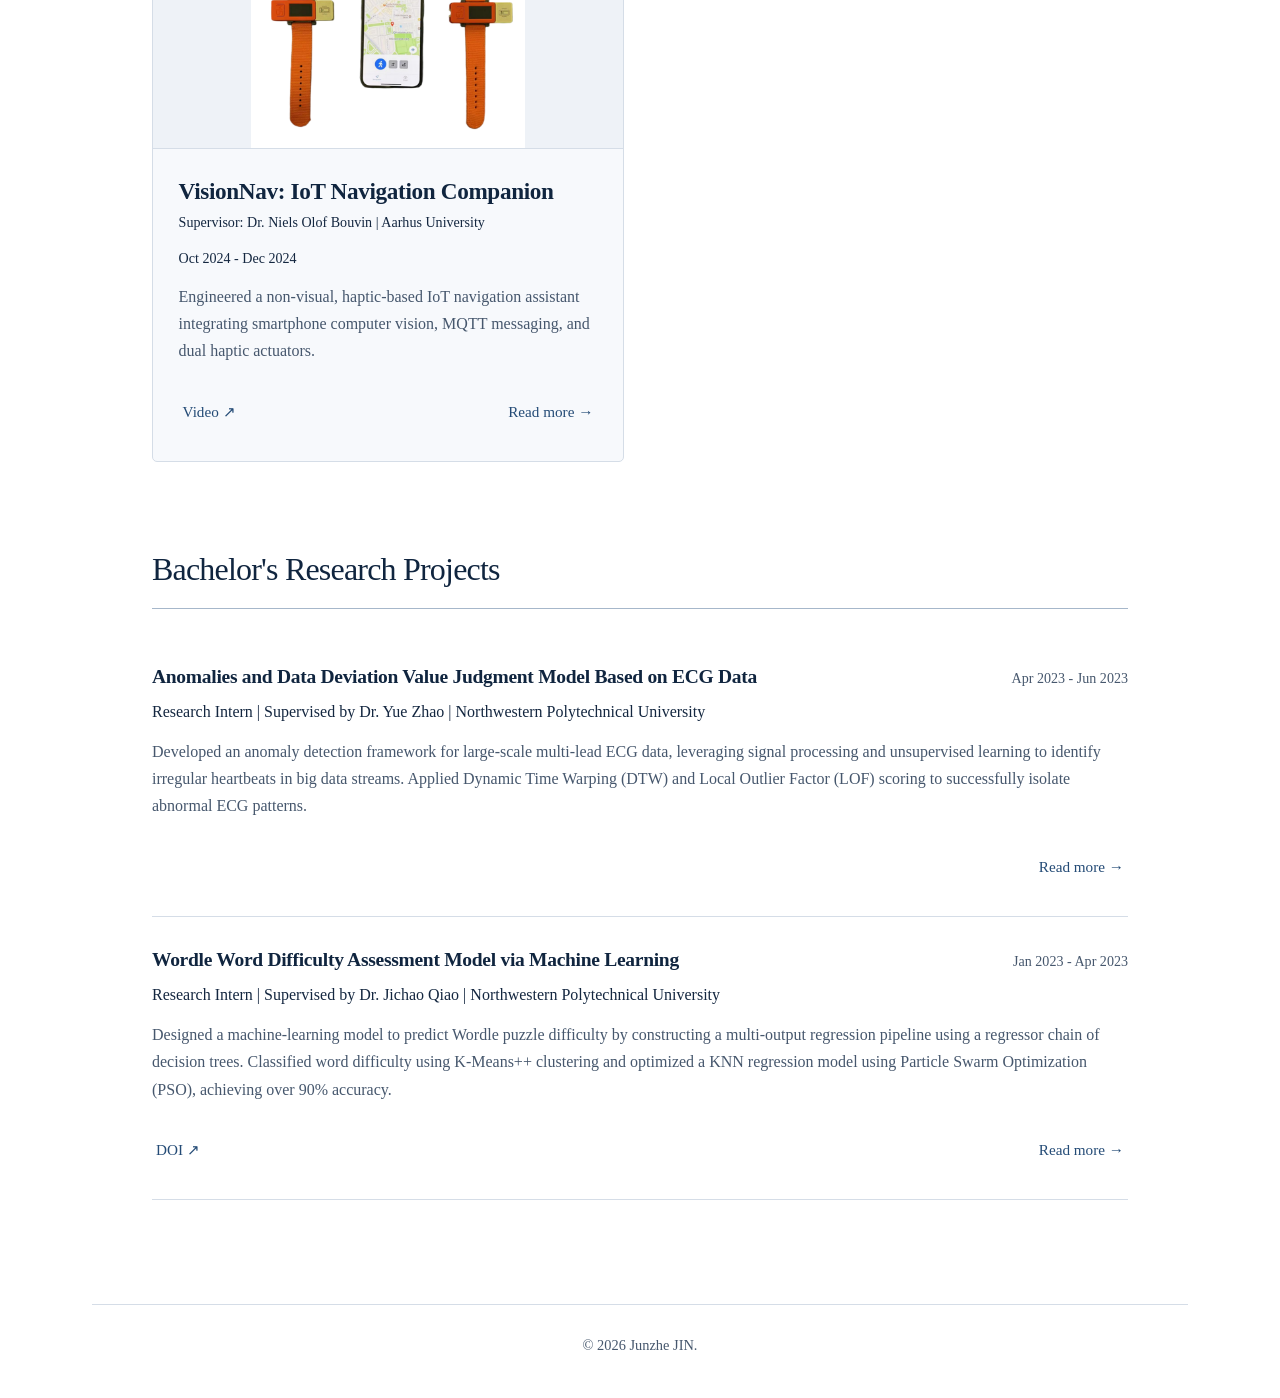
<file: projects.html>
<!DOCTYPE html>
<html lang="en">
<head>
    <meta charset="UTF-8">
    <meta name="viewport" content="width=device-width, initial-scale=1.0">
    <title>Research Projects - Junzhe JIN</title>
    <link rel="stylesheet" href="style.css">
</head>
<body>
    <a class="skip-link" href="#main-content">Skip to content</a>

    <nav class="navbar" aria-label="Main navigation">
        <div class="nav-container">
            <a href="index.html" class="logo">Junzhe JIN.</a>
            <ul class="nav-links">
                <li><a href="index.html">Home</a></li>
                <li><a href="about.html">About</a></li>
                <li><a href="about.html#publications">Publications</a></li>
                <li><a href="projects.html" aria-current="page">Research Projects</a></li>
                <li><a href="photography.html">Photography</a></li>
            </ul>
        </div>
    </nav>

    <main id="main-content" class="container">

        <h1 class="hero-title" style="margin-bottom: 3rem;">Research Projects</h1>

        <div class="project-grid">

            <div class="project-card">
                <img src="everyday_needs.webp" alt="Concept illustration of a soft expressive artefact worn on clothing and placed on a desk" class="project-img">
                <div class="project-content">
                    <h3 class="card-title" style="margin-bottom: 4px;">Expressing Everyday Needs</h3>
                    <p class="card-date" style="margin-bottom: 12px; color: var(--text-main);">Supervisor: Dr. Xueliang Li | SUSTech</p>
                    <p class="card-date" style="margin-bottom: 12px; color: var(--text-main);">Oct 2026 - Dec 2026</p>
                    <p class="card-text">Exploring a user-controlled soft artefact that combines shape change, colour and wearable or nearby placement to communicate support needs and personal boundaries during shared activities.</p>

                    <div style="display: flex; justify-content: flex-end; align-items: center; margin-top: auto; padding-top: 1.5rem;">
                        <a href="everyday_needs.html" class="gray-link">Read more &rarr;</a>
                    </div>
                </div>
            </div>

            <div class="project-card">
                <img src="multimorph.webp" alt="MultiMorph prototype, pneumatic control system and participant tablet" class="project-img">
                <div class="project-content">
                    <h3 class="card-title" style="margin-bottom: 4px;">MultiMorph: Shape Change and Colour</h3>
                    <p class="card-date" style="margin-bottom: 12px; color: var(--text-main);">Supervisors: Dr. Michael Wessely &amp; Dr. Oussama Metatla | Aarhus University &amp; University of Bristol</p>
                    <p class="card-date" style="margin-bottom: 12px; color: var(--text-main);">Jan 2026 - Aug 2026</p>
                    <p class="card-text">Developed a soft pneumatic interface with integrated coloured illumination. A 24-participant study examined how colour and deformation jointly influence pleasure, arousal and perceived light-tactile fit across 12 conditions.</p>
                    
                    <div style="display: flex; justify-content: flex-end; align-items: center; margin-top: auto; padding-top: 1.5rem;">
                        <a href="master_thesis.html" class="gray-link">Read more &rarr;</a>
                    </div>
                </div>
            </div>

            <div class="project-card">
                <img src="smart.png" alt="SmartPrompt" class="project-img">
                <div class="project-content">
                    <h3 class="card-title" style="margin-bottom: 4px;">SmartPrompt: AI-Assisted System</h3>
                    <p class="card-date" style="margin-bottom: 12px; color: var(--text-main);">Supervisor: Dr. Niklas Elmqvist | Aarhus University</p>
                    <p class="card-date" style="margin-bottom: 12px; color: var(--text-main);">Jan 2025 - May 2025</p>
                    <p class="card-text">An interactive Human-AI system utilizing real-time NLP and explainable radar charts to reduce cognitive load and minimize trial-and-error during prompt engineering.</p>

                    <div style="display: flex; justify-content: flex-end; align-items: center; margin-top: auto; padding-top: 1.5rem;">
                        <a href="https://medium.com/@202402602/smartprompt-guiding-you-to-better-ai-prompts-97fbe6f7ae6f" target="_blank" rel="noopener noreferrer" class="gray-link">Medium &nearr;</a>
                    </div>
                </div>
            </div>

            <div class="project-card">
                <img src="bioral.png" alt="BIOral" class="project-img">
                <div class="project-content">
                    <h3 class="card-title" style="margin-bottom: 4px;">BIOral: Modular Intraoral Interfaces</h3>
                    <p class="card-date" style="margin-bottom: 12px; color: var(--text-main);">Supervisor: Dr. Michael Wessely | Aarhus University</p>
                    <p class="card-date" style="margin-bottom: 12px; color: var(--text-main);">Oct 2024 - Apr 2025</p>
                    <p class="card-text">Developed a modular intraoral bio-interactive interface enabling continuous saliva biomarker sensing and on-demand drug delivery via colorimetric processing.</p>

                    <div style="display: flex; justify-content: space-between; align-items: center; margin-top: auto; padding-top: 1.5rem;">
                        <a href="https://youtu.be/y7eXP4J2Q4s?si=vqWY_oiJEIljSOa9" target="_blank" rel="noopener noreferrer" class="gray-link">Video &nearr;</a>
                        <a href="bioral.html" class="gray-link">Read more &rarr;</a>
                    </div>
                </div>
            </div>

            <div class="project-card">
                <img src="visionnav.png" alt="VisionNav" class="project-img">
                <div class="project-content">
                    <h3 class="card-title" style="margin-bottom: 4px;">VisionNav: IoT Navigation Companion</h3>
                    <p class="card-date" style="margin-bottom: 12px; color: var(--text-main);">Supervisor: Dr. Niels Olof Bouvin | Aarhus University</p>
                    <p class="card-date" style="margin-bottom: 12px; color: var(--text-main);">Oct 2024 - Dec 2024</p>
                    <p class="card-text">Engineered a non-visual, haptic-based IoT navigation assistant integrating smartphone computer vision, MQTT messaging, and dual haptic actuators.</p>

                    <div style="display: flex; justify-content: space-between; align-items: center; margin-top: auto; padding-top: 1.5rem;">
                        <a href="https://youtu.be/vuFJ1KG2__Q?si=IQ4sGhaLGpkiZaiX" target="_blank" rel="noopener noreferrer" class="gray-link">Video &nearr;</a>
                        <a href="visionnav.html" class="gray-link">Read more &rarr;</a>
                    </div>
                </div>
            </div>

        </div>

        <h2 class="section-title" style="margin-top: 5rem; margin-bottom: 2rem;">Bachelor's Research Projects</h2>

        <div class="card" style="display: flex; flex-direction: column;">
            <div class="card-header">
                <h3 class="card-title">Anomalies and Data Deviation Value Judgment Model Based on ECG Data</h3>
                <span class="card-date">Apr 2023 - Jun 2023</span>
            </div>
            <p class="card-subtitle" style="margin-bottom: 0.8rem;">Research Intern | Supervised by Dr. Yue Zhao | Northwestern Polytechnical University</p>
            <p class="card-text">Developed an anomaly detection framework for large-scale multi-lead ECG data, leveraging signal processing and unsupervised learning to identify irregular heartbeats in big data streams. Applied Dynamic Time Warping (DTW) and Local Outlier Factor (LOF) scoring to successfully isolate abnormal ECG patterns.</p>

            <div style="display: flex; justify-content: flex-end; align-items: center; margin-top: auto; padding-top: 1.5rem;">
                <a href="ecg.html" class="gray-link">Read more &rarr;</a>
            </div>
        </div>

        <div class="card" style="display: flex; flex-direction: column;">
            <div class="card-header">
                <h3 class="card-title">Wordle Word Difficulty Assessment Model via Machine Learning</h3>
                <span class="card-date">Jan 2023 - Apr 2023</span>
            </div>
            <p class="card-subtitle" style="margin-bottom: 0.8rem;">Research Intern | Supervised by Dr. Jichao Qiao | Northwestern Polytechnical University</p>
            <p class="card-text">Designed a machine-learning model to predict Wordle puzzle difficulty by constructing a multi-output regression pipeline using a regressor chain of decision trees. Classified word difficulty using K-Means++ clustering and optimized a KNN regression model using Particle Swarm Optimization (PSO), achieving over 90% accuracy.</p>

            <div style="display: flex; justify-content: space-between; align-items: center; margin-top: auto; padding-top: 1.5rem;">
                <a href="https://ieeexplore.ieee.org/abstract/document/10393779" target="_blank" rel="noopener noreferrer" class="gray-link">DOI &nearr;</a>
                <a href="wordle.html" class="gray-link">Read more &rarr;</a>
            </div>
        </div>

    </main>

    <footer>
        <p>&copy; 2026 Junzhe JIN.</p>
    </footer>

</body>
</html>
</file>
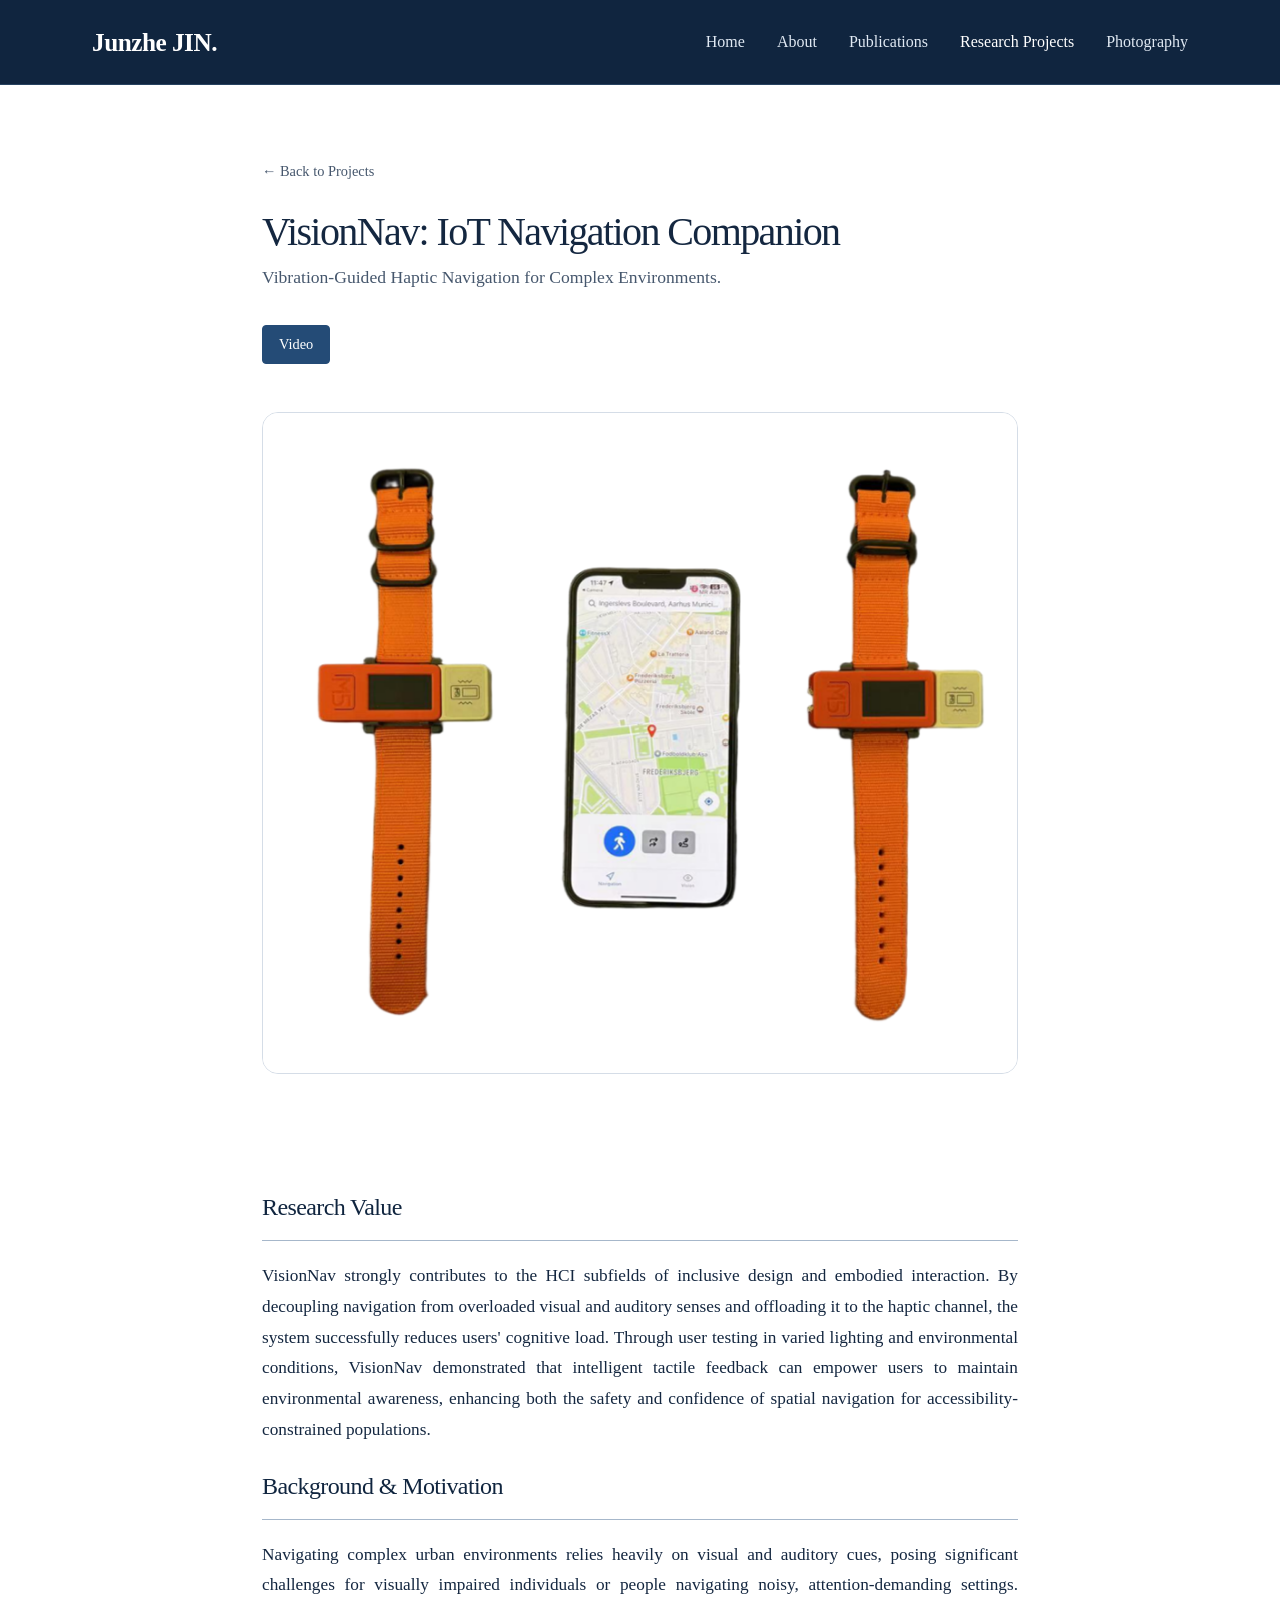
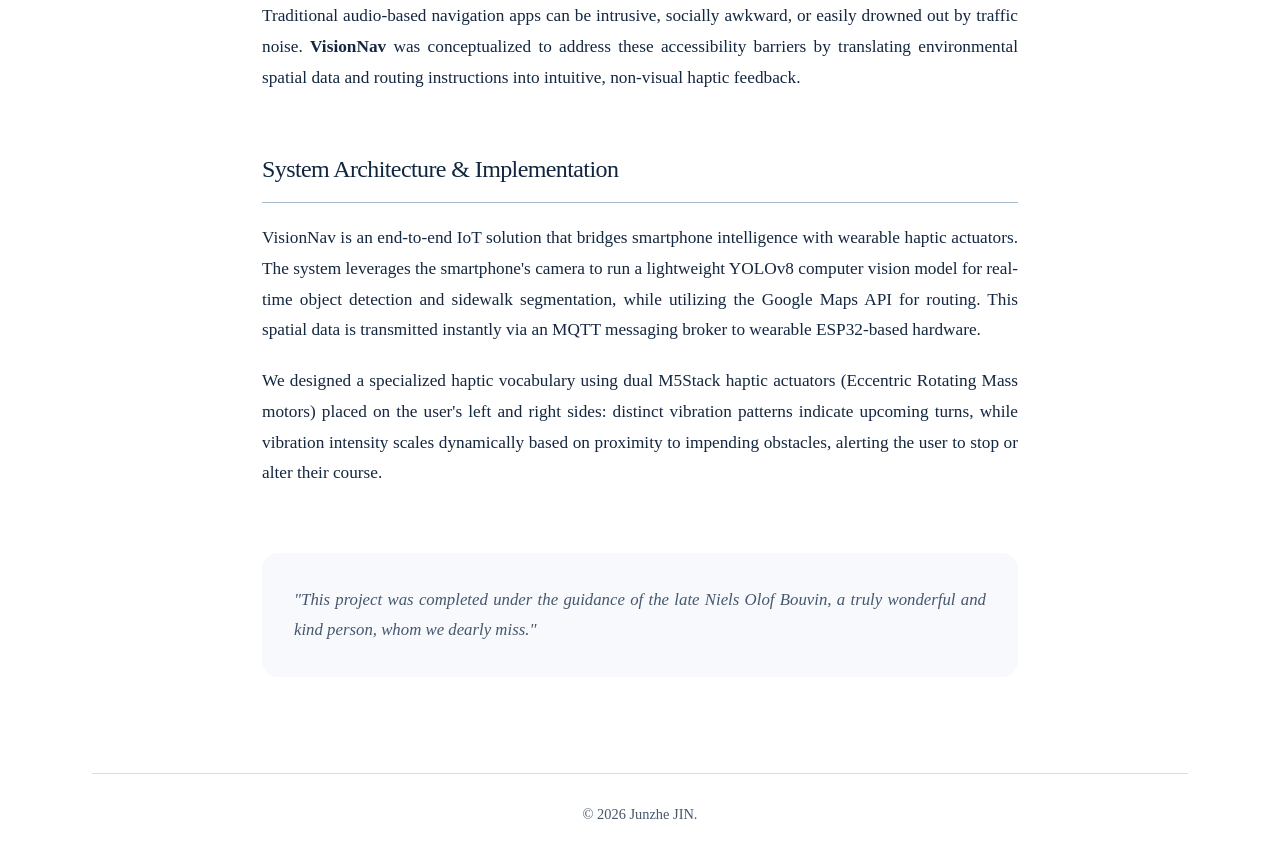
<file: visionnav.html>
<!DOCTYPE html>
<html lang="en">
<head>
    <meta charset="UTF-8">
    <meta name="viewport" content="width=device-width, initial-scale=1.0">
    <title>VisionNav - Junzhe JIN</title>
    <link rel="stylesheet" href="style.css">
</head>
<body>
    <a class="skip-link" href="#main-content">Skip to content</a>

    <nav class="navbar" aria-label="Main navigation">
        <div class="nav-container">
            <a href="index.html" class="logo">Junzhe JIN.</a>
            <ul class="nav-links">
                <li><a href="index.html">Home</a></li>
                <li><a href="about.html">About</a></li>
                <li><a href="about.html#publications">Publications</a></li>
                <li><a href="projects.html" aria-current="true">Research Projects</a></li>
                <li><a href="photography.html">Photography</a></li>
            </ul>
        </div>
    </nav>

    <main id="main-content" class="container project-detail">
        
        <a href="projects.html" style="color: var(--text-secondary); text-decoration: none; font-weight: 500; font-size: 0.9rem;">← Back to Projects</a>
        <h1 class="hero-title" style="margin-top: 1.5rem; font-size: 2.5rem;">VisionNav: IoT Navigation Companion</h1>
        <p style="color: var(--text-secondary); font-size: 1.1rem; margin-top: 0.5rem; margin-bottom: 2rem;">
            Vibration-Guided Haptic Navigation for Complex Environments.
        </p>
        
        <div style="display: flex; gap: 1rem; margin-bottom: 3rem;">
            <a href="https://youtu.be/vuFJ1KG2__Q?si=IQ4sGhaLGpkiZaiX" target="_blank" rel="noopener noreferrer" class="btn btn-primary" style="margin-top: 0;">Video</a>
        </div>

        <img src="visionnav.png" alt="VisionNav System" style="width: 100%; border-radius: 16px; margin-bottom: 3rem; ">

        <div class="about-text">
            <h2 class="section-title" style="font-size: 1.5rem;">Research Value</h2>
            <p>
                VisionNav strongly contributes to the HCI subfields of inclusive design and embodied interaction. By decoupling navigation from overloaded visual and auditory senses and offloading it to the haptic channel, the system successfully reduces users' cognitive load. Through user testing in varied lighting and environmental conditions, VisionNav demonstrated that intelligent tactile feedback can empower users to maintain environmental awareness, enhancing both the safety and confidence of spatial navigation for accessibility-constrained populations.
            </p>
            
            <h2 class="section-title" style="margin-top: 0; font-size: 1.5rem;">Background & Motivation</h2>
            <p>
                Navigating complex urban environments relies heavily on visual and auditory cues, posing significant challenges for visually impaired individuals or people navigating noisy, attention-demanding settings. Traditional audio-based navigation apps can be intrusive, socially awkward, or easily drowned out by traffic noise. <strong>VisionNav</strong> was conceptualized to address these accessibility barriers by translating environmental spatial data and routing instructions into intuitive, non-visual haptic feedback.
            </p>

            <h2 class="section-title" style="font-size: 1.5rem;">System Architecture & Implementation</h2>
            <p>
                VisionNav is an end-to-end IoT solution that bridges smartphone intelligence with wearable haptic actuators. The system leverages the smartphone's camera to run a lightweight YOLOv8 computer vision model for real-time object detection and sidewalk segmentation, while utilizing the Google Maps API for routing. This spatial data is transmitted instantly via an MQTT messaging broker to wearable ESP32-based hardware. 
            </p>
            <p>
                We designed a specialized haptic vocabulary using dual M5Stack haptic actuators (Eccentric Rotating Mass motors) placed on the user's left and right sides: distinct vibration patterns indicate upcoming turns, while vibration intensity scales dynamically based on proximity to impending obstacles, alerting the user to stop or alter their course.
            </p>

            
            <div style="margin-top: 4rem; padding: 2rem; background-color: var(--card-bg); border-radius: 16px; text-align: center;">
                <p style="color: var(--text-secondary); font-size: 1.05rem; font-style: italic; margin: 0;">
                    "This project was completed under the guidance of the late Niels Olof Bouvin, a truly wonderful and kind person, whom we dearly miss."
                </p>
            </div>

        </div>
    </main>

    <footer>
        <p>&copy; 2026 Junzhe JIN.</p>
    </footer>
</body>
</html>
</file>
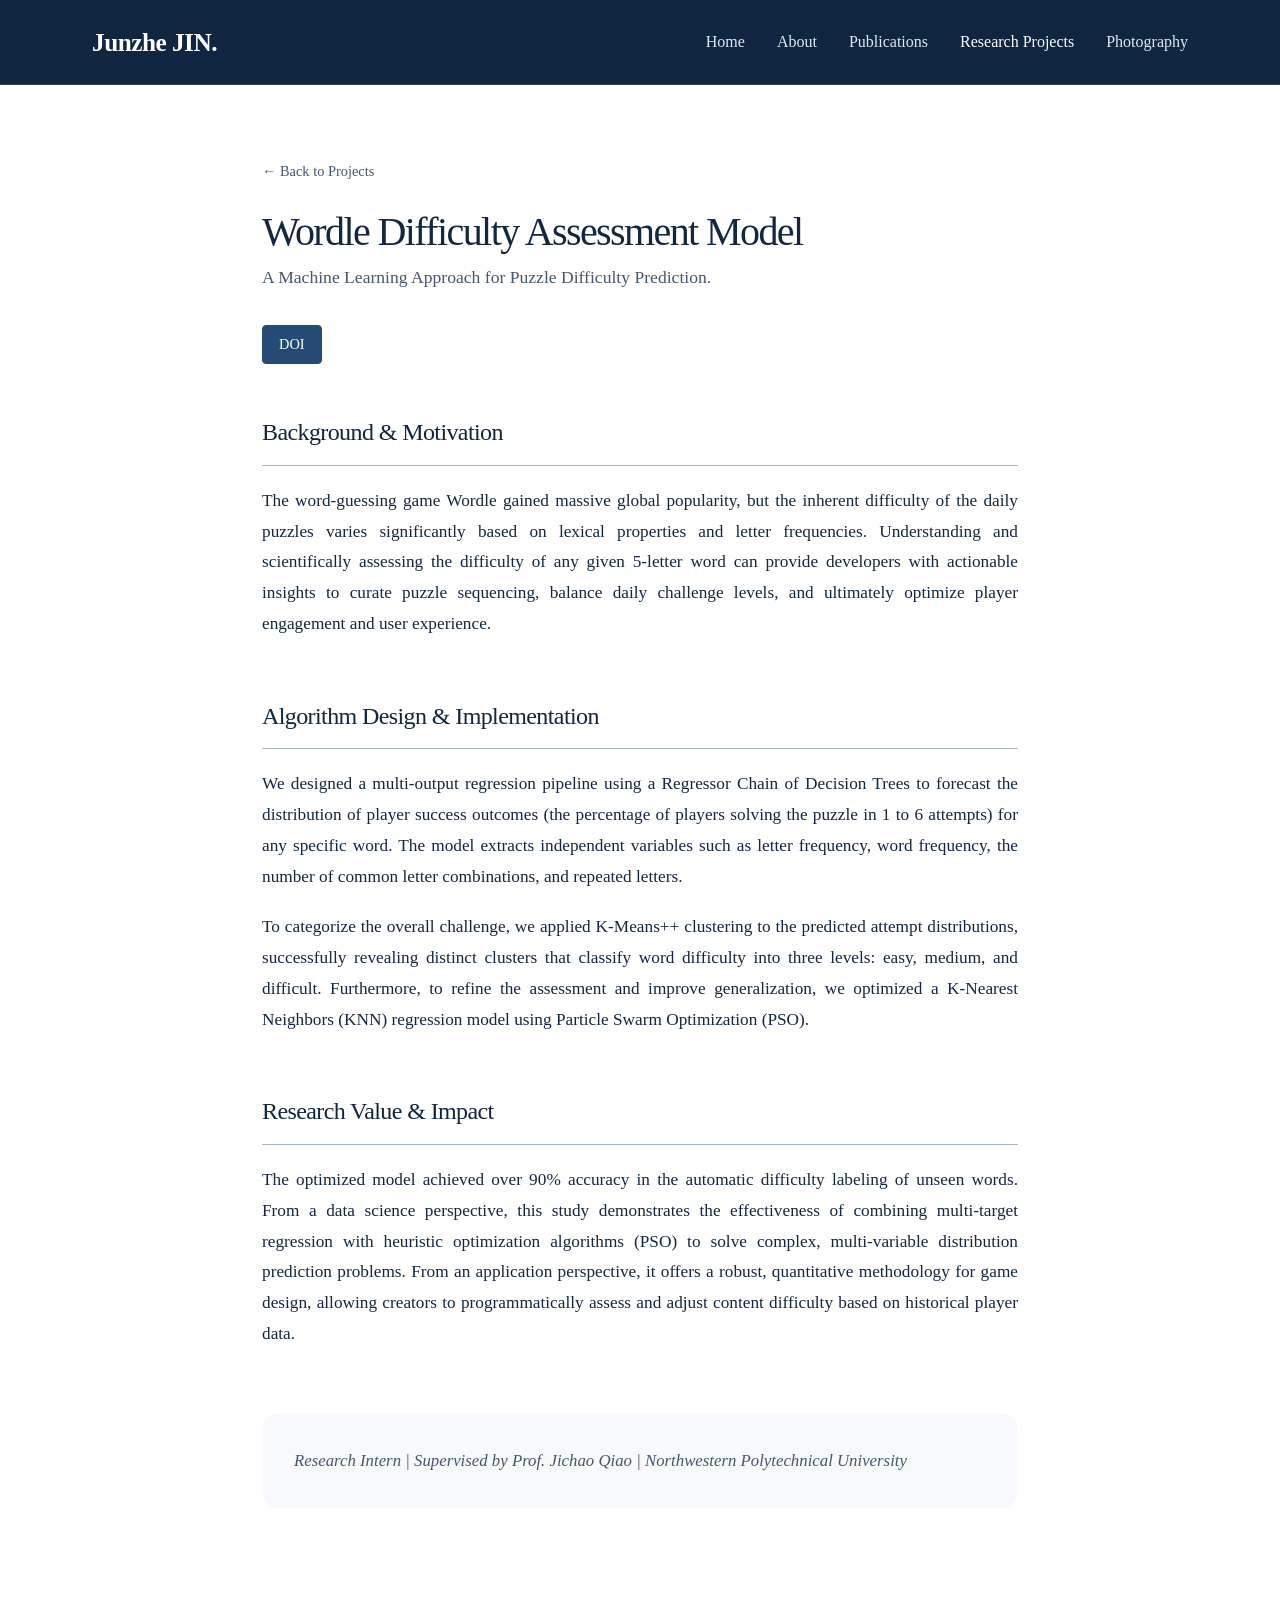
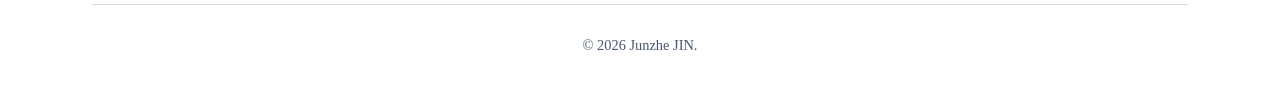
<file: wordle.html>
<!DOCTYPE html>
<html lang="en">
<head>
    <meta charset="UTF-8">
    <meta name="viewport" content="width=device-width, initial-scale=1.0">
    <title>Wordle Difficulty Assessment - Junzhe JIN</title>
    <link rel="stylesheet" href="style.css">
</head>
<body>
    <a class="skip-link" href="#main-content">Skip to content</a>

    <nav class="navbar" aria-label="Main navigation">
        <div class="nav-container">
            <a href="index.html" class="logo">Junzhe JIN.</a>
            <ul class="nav-links">
                <li><a href="index.html">Home</a></li>
                <li><a href="about.html">About</a></li>
                <li><a href="about.html#publications">Publications</a></li>
                <li><a href="projects.html" aria-current="true">Research Projects</a></li>
                <li><a href="photography.html">Photography</a></li>
            </ul>
        </div>
    </nav>

    <main id="main-content" class="container project-detail">
        
        <a href="projects.html" style="color: var(--text-secondary); text-decoration: none; font-weight: 500; font-size: 0.9rem;">← Back to Projects</a>
        <h1 class="hero-title" style="margin-top: 1.5rem; font-size: 2.5rem;">Wordle Difficulty Assessment Model</h1>
        <p style="color: var(--text-secondary); font-size: 1.1rem; margin-top: 0.5rem; margin-bottom: 2rem;">
            A Machine Learning Approach for Puzzle Difficulty Prediction.
        </p>

        <div style="display: flex; gap: 1rem; margin-bottom: 3rem;">
            <a href="https://ieeexplore.ieee.org/abstract/document/10393779" target="_blank" rel="noopener noreferrer" class="btn btn-primary" style="margin-top: 0;">DOI</a>
        </div>

        <div class="about-text">
            <h2 class="section-title" style="margin-top: 0; font-size: 1.5rem;">Background & Motivation</h2>
            <p>
                The word-guessing game Wordle gained massive global popularity, but the inherent difficulty of the daily puzzles varies significantly based on lexical properties and letter frequencies. Understanding and scientifically assessing the difficulty of any given 5-letter word can provide developers with actionable insights to curate puzzle sequencing, balance daily challenge levels, and ultimately optimize player engagement and user experience. 
            </p>

            <h2 class="section-title" style="font-size: 1.5rem;">Algorithm Design & Implementation</h2>
            <p>
                We designed a multi-output regression pipeline using a Regressor Chain of Decision Trees to forecast the distribution of player success outcomes (the percentage of players solving the puzzle in 1 to 6 attempts) for any specific word. The model extracts independent variables such as letter frequency, word frequency, the number of common letter combinations, and repeated letters.
            </p>
            <p>
                To categorize the overall challenge, we applied K-Means++ clustering to the predicted attempt distributions, successfully revealing distinct clusters that classify word difficulty into three levels: easy, medium, and difficult. Furthermore, to refine the assessment and improve generalization, we optimized a K-Nearest Neighbors (KNN) regression model using Particle Swarm Optimization (PSO). 
            </p>

            <h2 class="section-title" style="font-size: 1.5rem;">Research Value & Impact</h2>
            <p>
                The optimized model achieved over 90% accuracy in the automatic difficulty labeling of unseen words. From a data science perspective, this study demonstrates the effectiveness of combining multi-target regression with heuristic optimization algorithms (PSO) to solve complex, multi-variable distribution prediction problems. From an application perspective, it offers a robust, quantitative methodology for game design, allowing creators to programmatically assess and adjust content difficulty based on historical player data.
            </p>
            
            <div style="margin-top: 4rem; padding: 2rem; background-color: var(--card-bg); border-radius: 16px; text-align: center;">
                <p style="color: var(--text-secondary); font-size: 1.05rem; font-style: italic; margin: 0;">
                    Research Intern | Supervised by Prof. Jichao Qiao | Northwestern Polytechnical University
                </p>
            </div>
        </div>
    </main>

    <footer>
        <p>&copy; 2026 Junzhe JIN.</p>
    </footer>
</body>
</html>
</file>
<file: style.css>
/* A quiet, bookish palette. System serif fonts keep the site self-contained. */
:root {
    color-scheme: light;
    --bg-color: #ffffff;
    --card-bg: #f7f9fc;
    --text-main: #142740;
    --text-secondary: #46576d;
    --accent: #244b76;
    --accent-hover: #10253f;
    --border-color: #d5dde7;
    --serif: Charter, 'Bitstream Charter', 'Iowan Old Style', 'Palatino Linotype', Palatino, Georgia, 'Noto Serif CJK SC', 'Songti SC', serif;
}
* { margin: 0; padding: 0; box-sizing: border-box; }
html { scroll-behavior: smooth; scroll-padding-top: 7rem; }
body { font-family: var(--serif); background: var(--bg-color); color: var(--text-main); font-size: 17px; line-height: 1.7; -webkit-font-smoothing: antialiased; }
::selection { background: #dce7f3; color: #142740; }
a { color: var(--accent); text-decoration: none; }
a:hover { color: var(--accent-hover); }
a:focus-visible { outline: 2px solid var(--accent); outline-offset: 5px; border-radius: 2px; }
img { max-width: 100%; }
strong { font-weight: 700; }
.skip-link { position: absolute; left: 1rem; top: -6rem; z-index: 1100; padding: .65rem 1rem; background: var(--text-main); color: var(--card-bg); }
.skip-link:focus { top: 1rem; }
.navbar { position: sticky; top: 0; background: var(--bg-color); border-bottom: 1px solid var(--border-color); z-index: 1000; }
.nav-container { max-width: 1160px; margin: auto; padding: 1rem 2rem; min-height: 80px; display: flex; justify-content: space-between; align-items: center; gap: 2rem; }
.logo { font-size: 1.35rem; font-weight: 600; text-decoration: none; color: var(--text-main); white-space: nowrap; letter-spacing: -.025em; }
.nav-links { list-style: none; display: flex; flex-wrap: wrap; gap: .5rem 2rem; align-items: center; }
.nav-links a { display: inline-block; padding: .4rem 0; font-size: .95rem; text-decoration: none; color: var(--text-secondary); }
.nav-links a:hover, .nav-links a[aria-current] { color: var(--accent); text-decoration: none; text-decoration-thickness: 1px; }
.main-wrapper { max-width: 1160px; margin: auto; padding: 4.5rem 2rem 3rem; display: flex; align-items: flex-start; gap: 4.5rem; }
.container { max-width: 1040px; margin: auto; padding: 4.5rem 2rem 3rem; }
.project-detail { max-width: 820px; }
.sidebar { flex: 0 0 245px; position: sticky; top: 120px; padding-right: 2rem; border-right: 1px solid var(--border-color); }
.sidebar-photo { width: 176px; height: 208px; border-radius: 4px; object-fit: cover; margin-bottom: 1.5rem; }
.sidebar-name { font-size: 2.2rem; font-weight: 500; letter-spacing: -.04em; line-height: 1.2; margin-bottom: .75rem; }
.sidebar-affil { font-size: 1rem; line-height: 1.5; margin-bottom: .6rem; }
.sidebar-title { font-size: .95rem; color: var(--text-secondary); margin-bottom: 1.6rem; }
.sidebar-info { list-style: none; }
.sidebar-info li { margin-bottom: .5rem; min-height: 2rem; font-size: .9rem; display: grid; grid-template-columns: 1.25rem minmax(0, 1fr); align-items: center; column-gap: .65rem; color: var(--text-secondary); }
.sidebar-icon { width: 1.25rem; text-align: center; line-height: 1; }
.sidebar-info a { color: var(--text-secondary); text-decoration: none; padding: .2rem 0; }
.sidebar-info a:hover { color: var(--accent); text-decoration: none; }
.content-area, .card-main { flex: 1; min-width: 0; }
.eyebrow { color: var(--accent); font-size: .8rem; letter-spacing: .13em; text-transform: uppercase; margin-bottom: 1rem; }
.intro-title { font-size: clamp(2rem, 4vw, 3rem); font-weight: 500; letter-spacing: -.035em; line-height: 1.15; margin-bottom: 1.75rem; }
.about-text p { text-align: justify; margin-bottom: 1.25rem; font-size: 1.08rem; line-height: 1.85; overflow-wrap: break-word; }
.text-link { color: var(--accent); text-decoration: none; text-decoration-color: #7890aa; text-decoration-thickness: 1px; }
.text-link:hover { color: var(--accent-hover); text-decoration-color: currentColor; }
.hero-title { font-size: clamp(2.5rem, 5vw, 3.6rem); font-weight: 500; letter-spacing: -.04em; line-height: 1.12; text-wrap: balance; }
.hero-desc { font-size: 1.15rem; color: var(--text-secondary); line-height: 1.7; }
.section-title { font-size: 1.8rem; font-weight: 500; letter-spacing: -.025em; margin: 3.5rem 0 1.25rem; border-bottom: 1px solid var(--border-color); padding-bottom: .75rem; }
.card { padding: 1.35rem 0 1.6rem; margin-bottom: .5rem; border-bottom: 1px solid var(--border-color); }
.card-layout { display: flex; gap: 1.2rem; align-items: flex-start; }
.entity-logo { width: 48px; height: 48px; padding: 3px; border: 1px solid var(--border-color); border-radius: 3px; object-fit: contain; background: #fff; }
.card-header { display: flex; flex-wrap: wrap; justify-content: space-between; align-items: baseline; gap: .25rem 1rem; margin-bottom: .45rem; }
.card-title { font-size: 1.22rem; font-weight: 600; line-height: 1.4; letter-spacing: -.015em; }
.card-header .card-title { flex: 1 1 240px; }
.card-subtitle { font-size: 1rem; font-weight: 400; margin-bottom: .4rem; }
.card-date { font-size: .88rem; color: var(--text-secondary); }
.card-text { font-size: 1rem; color: var(--text-secondary); line-height: 1.7; }
.btn { display: inline-block; padding: .45rem 1rem; margin: .9rem .4rem 0 0; border: 1px solid var(--border-color); border-radius: 4px; background: var(--card-bg); color: var(--accent); text-decoration: none; font-size: .9rem; line-height: 1.6; }
.btn:hover { border-color: var(--accent); background: #eaf0f7; }
.btn-primary { background: var(--accent); border-color: var(--accent); color: #ffffff; }
.btn-primary:hover { background: var(--accent-hover); color: #ffffff; }
.project-grid { display: grid; grid-template-columns: repeat(2, minmax(0, 1fr)); gap: 2.5rem 2rem; }
.project-card { background: var(--card-bg); border: 1px solid var(--border-color); border-radius: 5px; overflow: hidden; display: flex; flex-direction: column; }
.project-img { width: 100%; height: 240px; object-fit: contain; background: #eef2f7; border-bottom: 1px solid var(--border-color); }
.project-content { padding: 1.6rem; display: flex; flex-direction: column; flex: 1; }
.project-content .card-title { font-size: 1.45rem; }
.gray-link { color: var(--accent); text-decoration: none; text-decoration-thickness: 1px; font-size: .95rem; padding: .65rem .25rem; display: inline-block; }
.photo-grid { column-count: 3; column-gap: 1.5rem; margin-top: 2rem; }
.photo-item { overflow: hidden; margin-bottom: 1.5rem; break-inside: avoid; display: inline-block; width: 100%; border-radius: 3px; }
.photo-item img { width: 100%; height: auto; display: block; }
.project-detail > img { border: 1px solid var(--border-color); }
.note { margin-top: 3rem; padding: 1.5rem; background: #eef2f7; border-left: 3px solid var(--accent); border-radius: 3px; }
.note p { margin: 0; }
footer { max-width: 1096px; margin: 3rem auto 0; border-top: 1px solid var(--border-color); padding: 1.75rem 2rem 2.5rem; color: var(--text-secondary); font-size: .9rem; text-align: center; }
@media (max-width: 900px) {
    .nav-container { gap: .6rem 2rem; flex-wrap: wrap; }
    .nav-links { gap: .25rem 1.5rem; }
    .main-wrapper { gap: 2.5rem; }
    .sidebar { flex-basis: 210px; padding-right: 1.25rem; }
    .photo-grid { column-count: 2; }
}
@media (max-width: 700px) {
    html { scroll-padding-top: 11rem; }
    .nav-container { padding: .75rem 1.25rem; }
    .nav-links { width: 100%; gap: .1rem 1.1rem; }
    .nav-links a { font-size: .88rem; }
    .main-wrapper { flex-direction: column; gap: 2.5rem; padding: 2.5rem 1.25rem; }
    .container { padding: 2.5rem 1.25rem; }
    .sidebar { position: static; flex: none; width: 100%; border-right: 0; border-bottom: 1px solid var(--border-color); padding: 0 0 2rem; }
    .sidebar-photo { width: 128px; height: 152px; float: right; margin: 0 0 1rem 1rem; }
    .sidebar-name { font-size: 2rem; }
    .sidebar-info { display: flex; flex-wrap: wrap; gap: .1rem 1.25rem; clear: both; padding-top: 1rem; }
    .sidebar-title { margin-bottom: .5rem; }
    .content-area { width: 100%; }
    .project-grid { grid-template-columns: minmax(0, 1fr); gap: 2rem; }
    .card-header { display: block; }
    .card-layout { gap: .8rem; }
    .entity-logo { width: 40px; height: 40px; }
    .section-title { margin-top: 2.75rem; }
    .project-detail .hero-title { font-size: 2.25rem !important; }
    .project-detail > div { flex-wrap: wrap; }
    .about-text p { font-size: 1.05rem; }
}
@media (max-width: 420px) {
    .sidebar-photo { float: none; margin-bottom: 1rem; }
    .photo-grid { column-count: 1; }
}
@media (prefers-reduced-motion: reduce) { html { scroll-behavior: auto; } }

.navbar { background: #10253f; border-bottom: 1px solid #274260; }
.nav-container { min-height: 84px; }
.navbar .logo { color: #fff; font-size: 1.58rem; letter-spacing: -.02em; }
.nav-links a { color: #e0e9f3; font-size: 1rem; }
.nav-links a:hover, .nav-links a[aria-current] { color: #fff; }
.navbar a:focus-visible { outline-color: #fff; }
.sidebar-name { color: #10253f; font-size: 2.45rem; }
.sidebar-photo { display: block; }
.about-text p { line-height: 1.78; }
.section-title { color: #10253f; border-bottom-color: #a6b7ca; font-size: 2rem; }
.card-title { color: #10253f; }
.card-layout { gap: 1.4rem; align-items: center; }
.entity-logo {
    width: 100px;
    height: 70px;
    flex: 0 0 100px;
    padding: 0;
    border: 0;
    border-radius: 0;
    background: transparent;
}
@media (max-width: 700px) {
    .nav-links a { font-size: .88rem; }
    .sidebar-name { font-size: 2rem; }
    .card-layout { gap: .85rem; }
    .entity-logo { width: 70px; height: 54px; flex-basis: 70px; }
}

.about-page a,
.about-page a:hover,
.about-page a:focus-visible {
    font-weight: 700;
    text-decoration: none;
}

.home-page {
    --home-navy: #10253f;
    min-height: 100svh;
    display: flex;
    flex-direction: column;
    background: var(--home-navy);
}
.home-page .navbar {
    background: #fff;
    border-bottom-color: #d5dde7;
}
.home-page .navbar .logo,
.home-page .nav-links a[aria-current] { color: #10253f; }
.home-page .nav-links a { color: #46576d; }
.home-page .nav-links a:hover { color: #10253f; }
.home-page .nav-links a:hover,
.home-page .nav-links a[aria-current] { text-decoration: underline; text-underline-offset: .65rem; }
.home-page .navbar a:focus-visible { outline-color: #244b76; }
.home-hero { flex: 1; display: flex; align-items: center; color: #fff; }
.home-hero-inner {
    position: relative;
    isolation: isolate;
    display: grid;
    grid-template-columns: minmax(0, 390px) minmax(0, 1fr);
    align-items: center;
    gap: clamp(2rem, 6vw, 5.5rem);
    max-width: 1060px;
    width: 100%;
    margin: 0 auto;
    padding: 3.25rem 2rem;
}
.home-intro { position: relative; z-index: 1; }
.home-intro h1 {
    font-size: clamp(2.2rem, 3.8vw, 3.45rem);
    line-height: 1.01;
    letter-spacing: -.055em;
    font-weight: 500;
    margin-bottom: 1.1rem;
}
.home-intro p {
    color: #e0e9f3;
    font-size: clamp(1rem, 1.35vw, 1.13rem);
    line-height: 1.66;
    max-width: 475px;
}
.home-portrait {
    position: relative;
    width: 100%;
}
.home-portrait::before {
    content: "";
    position: absolute;
    inset: -3% -4%;
    background: radial-gradient(ellipse at 52% 50%, #06121f 23%, #0a1a2d 45%, transparent 72%);
}
.home-portrait img {
    position: relative;
    width: 100%;
    display: block;
    mask-image: linear-gradient(to right, transparent, #000 23%, #000 74%, transparent),
        linear-gradient(to bottom, transparent, #000 17%, #000 77%, transparent);
    mask-composite: intersect;
}
.home-page footer {
    width: calc(100% - 4rem);
    margin: 0 auto;
    border-top-color: #3a506a;
    padding: 1rem 0 1.1rem;
    color: #d5dde7;
}
@media (max-width: 700px) {
    .home-hero-inner { grid-template-columns: 1fr; gap: 1.2rem; padding: 2.6rem 1.25rem 1.5rem; }
    .home-intro h1 { font-size: clamp(2rem, 8vw, 2.6rem); }
    .home-portrait { width: min(100%, 18rem); margin: 0 auto; }
    .home-page footer { width: calc(100% - 2.5rem); }
}

.about-page #experience .card-main { container-type: inline-size; }
.about-page #experience .card-header { display: block; }
.about-page #experience .card-title {
    font-size: min(1.15rem, 3.42cqi);
    font-weight: 700;
    white-space: nowrap;
}
.about-page #experience .card-date { display: block; margin-top: .2rem; }
@media (max-width: 1023px) {
    .about-page #experience .card-layout {
        display: grid;
        grid-template-columns: auto minmax(0, 1fr);
        align-items: start;
        row-gap: .4rem;
        container-type: inline-size;
    }
    .about-page #experience .card-main { display: contents; }
    .about-page #experience .card-header { grid-area: 1 / 1 / 2 / -1; }
    .about-page #experience .entity-logo { grid-area: 2 / 1 / 4 / 2; }
    .about-page #experience .card-subtitle,
    .about-page #experience .card-text { grid-column: 2; }
    .about-page #experience .card-subtitle { margin-bottom: 0; }
}
</file>
